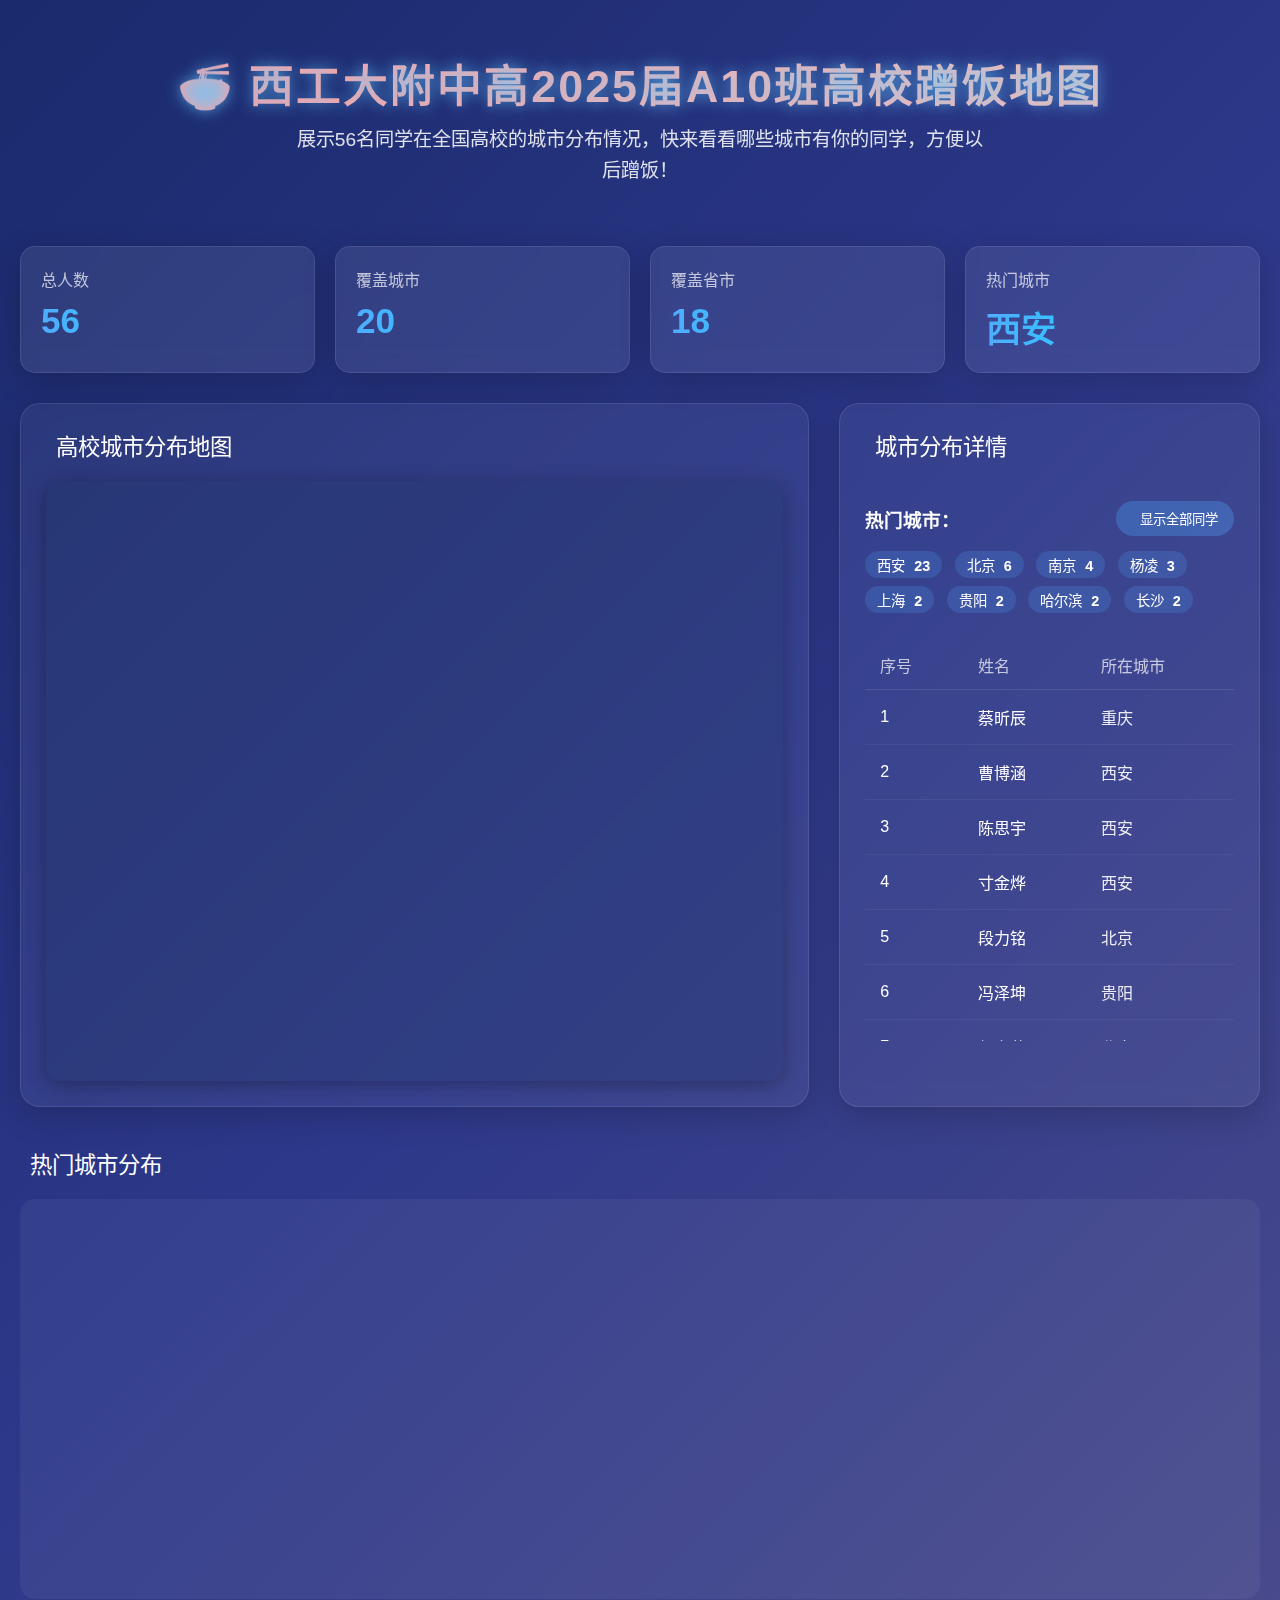
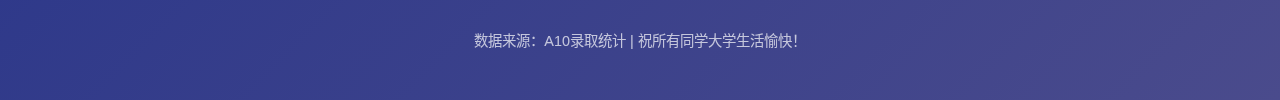
<file: cft/index.html>
<!DOCTYPE html>
<html lang="zh-CN">
<head>
    <meta charset="UTF-8">
    <meta name="viewport" content="width=device-width, initial-scale=1.0">
    <title>A10班高校蹭饭地图</title>
    <script src="https://mywebsitefiles.oss-cn-chengdu.aliyuncs.com/cft/echarts.min.js?Expires=1752940573&OSSAccessKeyId=TMP.3KpG2qWLU3TsmsEDbK3tdvQqv82sWnKMT3KcFHcdZojDkmYN4Q2oZqvoskMTzsr8ezLT6wxHvCpaRAdvvT8tCkzWakNkFk&Signature=gv2jd5J2r4lklUeKSh3eOM1N9G4%3D"></script>
    <script src="https://mywebsitefiles.oss-cn-chengdu.aliyuncs.com/cft/china.js?Expires=1752940506&OSSAccessKeyId=TMP.3KpG2qWLU3TsmsEDbK3tdvQqv82sWnKMT3KcFHcdZojDkmYN4Q2oZqvoskMTzsr8ezLT6wxHvCpaRAdvvT8tCkzWakNkFk&Signature=7VrgsCkXslCSTjKLzhloKZbwHn0%3D"></script>
    <link rel="icon" href="https://mywebsitefiles.oss-cn-chengdu.aliyuncs.com/cft/favicon.ico?Expires=1752940591&OSSAccessKeyId=TMP.3KpG2qWLU3TsmsEDbK3tdvQqv82sWnKMT3KcFHcdZojDkmYN4Q2oZqvoskMTzsr8ezLT6wxHvCpaRAdvvT8tCkzWakNkFk&Signature=YnZsX8WlODgu46OZG3cQiYmTOHw%3D">
    <link rel="stylesheet" href="https://mywebsitefiles.oss-cn-chengdu.aliyuncs.com/cft/font-awesome.min.css?Expires=1752940602&OSSAccessKeyId=TMP.3KpG2qWLU3TsmsEDbK3tdvQqv82sWnKMT3KcFHcdZojDkmYN4Q2oZqvoskMTzsr8ezLT6wxHvCpaRAdvvT8tCkzWakNkFk&Signature=ksCZ5edTyhOWTEo3I2aXlfR%2B8f8%3D">
    <style>
        * {
            margin: 0;
            padding: 0;
            box-sizing: border-box;
            font-family: 'Microsoft YaHei', 'PingFang SC', sans-serif;
        }
        
        body {
            background: linear-gradient(135deg, #1a2a6c, #2d388a, #4a4b8c);
            color: #fff;
            min-height: 100vh;
            overflow-x: hidden;
            padding: 20px;
        }
        
        .container {
            max-width: 1400px;
            margin: 0 auto;
        }
        
        header {
            text-align: center;
            padding: 30px 0;
            margin-bottom: 30px;
            position: relative;
        }
        
        h1 {
            font-size: 2.8rem;
            letter-spacing: 2px;
            margin-bottom: 10px;
            text-shadow: 0 0 15px rgba(100, 200, 255, 0.7);
            background: linear-gradient(90deg, #ff9a9e, #fad0c4, #fbc2eb, #a6c1ee);
            -webkit-background-clip: text;
            -webkit-text-fill-color: transparent;
            animation: gradientShift 8s ease infinite;
            background-size: 400% 400%;
        }
        
        .subtitle {
            font-size: 1.2rem;
            opacity: 0.85;
            max-width: 700px;
            margin: 0 auto;
            line-height: 1.6;
        }
        
        .stats-container {
            display: flex;
            justify-content: space-between;
            flex-wrap: wrap;
            gap: 20px;
            margin-bottom: 30px;
        }
        
        .stat-card {
            background: rgba(255, 255, 255, 0.08);
            border-radius: 15px;
            padding: 20px;
            flex: 1;
            min-width: 200px;
            backdrop-filter: blur(10px);
            border: 1px solid rgba(255, 255, 255, 0.1);
            transition: transform 0.3s ease, box-shadow 0.3s ease;
            box-shadow: 0 8px 32px rgba(0, 0, 0, 0.2);
        }
        
        .stat-card:hover {
            transform: translateY(-5px);
            box-shadow: 0 12px 40px rgba(0, 0, 0, 0.3);
            background: rgba(255, 255, 255, 0.12);
        }
        
        .stat-title {
            font-size: 1rem;
            opacity: 0.7;
            margin-bottom: 10px;
        }
        
        .stat-value {
            font-size: 2.2rem;
            font-weight: bold;
            background: linear-gradient(90deg, #4facfe, #00f2fe);
            -webkit-background-clip: text;
            -webkit-text-fill-color: transparent;
        }
        
        .chart-container {
            display: flex;
            gap: 30px;
            flex-wrap: wrap;
            margin-bottom: 40px;
        }
        
        .map-section {
            flex: 2;
            min-width: 300px;
            background: rgba(255, 255, 255, 0.05);
            border-radius: 20px;
            padding: 25px;
            box-shadow: 0 8px 32px rgba(0, 0, 0, 0.2);
            border: 1px solid rgba(255, 255, 255, 0.1);
            backdrop-filter: blur(10px);
        }
        
        .chart-title {
            font-size: 1.4rem;
            margin-bottom: 20px;
            display: flex;
            align-items: center;
            gap: 10px;
        }
        
        .chart-title i {
            color: #4facfe;
        }
        
        .city-list {
            flex: 1;
            min-width: 300px;
            background: rgba(255, 255, 255, 0.05);
            border-radius: 20px;
            padding: 25px;
            box-shadow: 0 8px 32px rgba(0, 0, 0, 0.2);
            border: 1px solid rgba(255, 255, 255, 0.1);
            backdrop-filter: blur(10px);
        }
        
        .list-header {
            display: flex;
            justify-content: space-between;
            align-items: center;
            margin-bottom: 20px;
        }
        
        .city-tags-header {
            display: flex;
            justify-content: space-between;
            align-items: center;
            margin-bottom: 15px;
        }
        
        .show-all-btn {
            background: rgba(79, 172, 254, 0.3);
            border: none;
            color: white;
            padding: 8px 16px;
            border-radius: 20px;
            cursor: pointer;
            transition: all 0.3s ease;
            display: flex;
            align-items: center;
            gap: 8px;
        }
        
        .show-all-btn:hover {
            background: rgba(255, 215, 0, 0.4);
            transform: scale(1.05);
        }
        
        .city-table {
            width: 100%;
            border-collapse: collapse;
        }
        
        .city-table th {
            text-align: left;
            padding: 12px 15px;
            font-weight: 500;
            opacity: 0.7;
            border-bottom: 1px solid rgba(255, 255, 255, 0.1);
        }
        
        .city-table td {
            padding: 15px;
            border-bottom: 1px solid rgba(255, 255, 255, 0.05);
        }
        
        .city-table tr:hover td {
            background: rgba(255, 255, 255, 0.08);
            cursor: pointer;
        }
        
        .student-name {
            font-weight: 500;
        }
        
        .city-name {
            opacity: 0.9;
        }
        
        .count-badge {
            display: inline-block;
            min-width: 24px;
            height: 24px;
            background: linear-gradient(135deg, #4facfe, #00f2fe);
            border-radius: 12px;
            text-align: center;
            line-height: 24px;
            font-size: 0.8rem;
            font-weight: bold;
            margin-left: 5px;
        }
        
        footer {
            text-align: center;
            padding: 30px 0;
            opacity: 0.7;
            font-size: 0.9rem;
        }
        
        .highlight {
            background: rgba(255, 215, 0, 0.2);
            border-radius: 4px;
            padding: 2px 4px;
        }
        
        @keyframes gradientShift {
            0% { background-position: 0% 50%; }
            50% { background-position: 100% 50%; }
            100% { background-position: 0% 50%; }
        }
        
        @keyframes float {
            0% { transform: translateY(0px); }
            50% { transform: translateY(-10px); }
            100% { transform: translateY(0px); }
        }
        
        .floating {
            animation: float 6s ease-in-out infinite;
        }
        
        .city-tag {
            display: inline-block;
            padding: 3px 12px;
            background: rgba(79, 172, 254, 0.2);
            border-radius: 20px;
            font-size: 0.9rem;
            margin-right: 8px;
            margin-bottom: 8px;
            transition: all 0.3s ease;
        }
        
        .city-tag:hover {
            transform: scale(1.05);
            background: rgba(255, 215, 0, 0.3);
            cursor: pointer;
        }
        
        .city-tag .count {
            font-weight: bold;
            margin-left: 5px;
        }
        
        .no-data {
            color: rgba(255, 255, 255, 0.5);
            font-style: italic;
        }

        .table-container {
            max-height: 400px; /* 调整为与地图高度匹配 */
            overflow-y: auto;
            border-radius: 8px;
            margin-top: 10px;
            scrollbar-width: thin;
            scrollbar-color: rgba(79, 172, 254, 0.5) rgba(255, 255, 255, 0.1);
        }

        /* 自定义滚动条样式 */
        .table-container::-webkit-scrollbar {
            width: 8px;
        }

        .table-container::-webkit-scrollbar-track {
            background: rgba(255, 255, 255, 0.05);
            border-radius: 4px;
        }

        .table-container::-webkit-scrollbar-thumb {
            background: rgba(79, 172, 254, 0.5);
            border-radius: 4px;
        }

        .table-container::-webkit-scrollbar-thumb:hover {
            background: rgba(79, 172, 254, 0.8);
        }
        
        @media (max-width: 768px) {
            .chart-container {
                flex-direction: column;
            }
            
            .stats-container {
                flex-direction: column;
            }
            
            h1 {
                font-size: 2.2rem;
            }
            
            .city-tags-header {
                flex-direction: column;
                align-items: flex-start;
                gap: 10px;
            }
        }

        /* 添加在现有CSS中 */
        #map {
            height: 600px;
            width: 100%;
            border-radius: 15px;
            overflow: hidden;
            background: rgba(30, 50, 100, 0.3); /* 添加背景色增强地图可见性 */
            box-shadow: 0 4px 20px rgba(0, 0, 0, 0.3);
            padding-left: 30px;
            padding-bottom: 30px;
            box-sizing: border-box;
        }
    </style>
</head>
<body>
    <div class="container">
        <header>
            <h1 class="floating">🍜 西工大附中高2025届A10班高校蹭饭地图</h1>
            <p class="subtitle">展示56名同学在全国高校的城市分布情况，快来看看哪些城市有你的同学，方便以后蹭饭！</p>
        </header>
        
        <div class="stats-container">
            <div class="stat-card">
                <div class="stat-title">总人数</div>
                <div class="stat-value">56</div>
            </div>
            <div class="stat-card">
                <div class="stat-title">覆盖城市</div>
                <div class="stat-value">20</div>
            </div>
            <div class="stat-card">
                <div class="stat-title">覆盖省市</div>
                <div class="stat-value">18</div>
            </div>
            <div class="stat-card">
                <div class="stat-title">热门城市</div>
                <div class="stat-value">西安</div>
            </div>
        </div>
        
        <div class="chart-container">
            <div class="map-section">
                <div class="chart-title">
                    <i class="fa fa-map-marked-alt"></i>
                    <span>高校城市分布地图</span>
                </div>
                <div id="map"></div>
            </div>
            
            <div class="city-list">
                <div class="list-header">
                    <div class="chart-title">
                        <i class="fa fa-city"></i>
                        <span>城市分布详情</span>
                    </div>
                </div>
                
                <div class="city-tags-header">
                    <h3>热门城市：</h3>
                    <button class="show-all-btn" id="showAllBtn">
                        <i class="fa fa-users"></i> 显示全部同学
                    </button>
                </div>

                <div class="city-tags" style="margin-bottom: 20px;">
                    <div class="city-tag" data-city="西安">西安 <span class="count">23</span></div>
                    <div class="city-tag" data-city="北京">北京 <span class="count">6</span></div>
                    <div class="city-tag" data-city="南京">南京 <span class="count">4</span></div>
                    <div class="city-tag" data-city="杨凌">杨凌 <span class="count">3</span></div>
                    <div class="city-tag" data-city="上海">上海 <span class="count">2</span></div>
                    <div class="city-tag" data-city="贵阳">贵阳 <span class="count">2</span></div>
                    <div class="city-tag" data-city="哈尔滨">哈尔滨 <span class="count">2</span></div>
                    <div class="city-tag" data-city="长沙">长沙 <span class="count">2</span></div>
                </div>
                <!-- 替换原有表格结构 -->
                <div class="table-container">
                    <table class="city-table">
                        <thead>
                        <tr>
                            <th>序号</th>
                            <th>姓名</th>
                            <th>所在城市</th>
                        </tr>
                        </thead>
                        <tbody id="cityTableBody">
                        <!-- 数据将通过JS填充 -->
                        </tbody>
                    </table>
                </div>
            </div>
        </div>
        
        <div class="popular-cities">
            <div class="chart-title">
                <i class="fa fa-chart-bar"></i>
                <span>热门城市分布</span>
            </div>
            <div id="barChart" style="height: 400px; width: 100%; border-radius: 15px; background: rgba(255,255,255,0.05); padding: 20px;"></div>
        </div>
        
        <footer>
            <p>数据来源：A10录取统计 | 祝所有同学大学生活愉快！</p>
        </footer>
    </div>

    <script>
        // 学生数据（包含所有56名学生）
        const studentData = [
            { id: 1, name: "蔡昕辰", city: "重庆", province: "重庆" },
            { id: 2, name: "曹博涵", city: "西安", province: "陕西" },
            { id: 3, name: "陈思宇", city: "西安", province: "陕西" },
            { id: 4, name: "寸金烨", city: "西安", province: "陕西" },
            { id: 5, name: "段力铭", city: "北京", province: "北京" },
            { id: 6, name: "冯泽坤", city: "贵阳", province: "贵州" },
            { id: 7, name: "郭家荣", city: "北京", province: "北京" },
            { id: 8, name: "郭轩齐", city: "暂无数据", province: "暂无数据" },
            { id: 9, name: "郭以歌", city: "北京", province: "北京" },
            { id: 10, name: "贾若择", city: "西安", province: "陕西" },
            { id: 11, name: "蒋轶轩", city: "西安", province: "陕西" },
            { id: 12, name: "康佳瑞", city: "西安", province: "陕西" },
            { id: 13, name: "李翰阳", city: "暂无数据", province: "暂无数据" },
            { id: 14, name: "李恒旭", city: "杨凌", province: "陕西" },
            { id: 15, name: "李斯楠", city: "贵阳", province: "贵州" },
            { id: 16, name: "李一娴", city: "哈尔滨", province: "黑龙江" },
            { id: 17, name: "李奕辰", city: "西安", province: "陕西" },
            { id: 18, name: "李玥璁", city: "天津", province: "天津" },
            { id: 19, name: "李玥晓", city: "西安", province: "陕西" },
            { id: 20, name: "李子桐", city: "西安", province: "陕西" },
            { id: 21, name: "林辰泽", city: "西安", province: "陕西" },
            { id: 22, name: "刘佳琦", city: "哈尔滨", province: "黑龙江" },
            { id: 23, name: "刘晰月", city: "上海", province: "上海" },
            { id: 24, name: "刘熙源", city: "长沙", province: "湖南" },
            { id: 25, name: "刘星宇", city: "郑州", province: "河南" },
            { id: 26, name: "刘弈宏", city: "西安", province: "陕西" },
            { id: 27, name: "潘子杨", city: "南京", province: "江苏" },
            { id: 28, name: "秦士鹏", city: "西安", province: "陕西" },
            { id: 29, name: "屈之彧", city: "暂无数据", province: "暂无数据" },
            { id: 30, name: "权晨阳", city: "太原", province: "山西" },
            { id: 31, name: "盛朝阳", city: "深圳", province: "广东" },
            { id: 32, name: "史海洋", city: "西安", province: "陕西" },
            { id: 33, name: "史康男", city: "长沙", province: "湖南" },
            { id: 34, name: "史雅昕", city: "西安", province: "陕西" },
            { id: 35, name: "陶奕丞", city: "杨凌", province: "陕西" },
            { id: 36, name: "王晨昊", city: "西安", province: "陕西" },
            { id: 37, name: "王晨宇", city: "西安", province: "陕西" },
            { id: 38, name: "王晰语", city: "成都", province: "四川" },
            { id: 39, name: "王奕博", city: "保定", province: "河北" },
            { id: 40, name: "吴莺莺", city: "西安", province: "陕西" },
            { id: 41, name: "校昀泽", city: "南宁", province: "广西" },
            { id: 42, name: "熊帝翰", city: "西安", province: "陕西" },
            { id: 43, name: "徐培垚", city: "南京", province: "江苏" },
            { id: 44, name: "闫怡凡", city: "北京", province: "北京" },
            { id: 45, name: "杨子锐", city: "暂无数据", province: "暂无数据" },
            { id: 46, name: "耶昱昊", city: "北京", province: "北京" },
            { id: 47, name: "张皓洋", city: "西安", province: "陕西" },
            { id: 48, name: "张恒嘉", city: "北京", province: "北京" },
            { id: 49, name: "张江岳", city: "西安", province: "陕西" },
            { id: 50, name: "张锦钰", city: "上海", province: "上海" },
            { id: 51, name: "张敬轩", city: "西安", province: "陕西" },
            { id: 52, name: "张乐之", city: "西安", province: "陕西" },
            { id: 53, name: "张熠睿", city: "南京", province: "江苏" },
            { id: 54, name: "赵浩成", city: "杨凌", province: "陕西" },
            { id: 55, name: "赵婧涵", city: "南京", province: "江苏" },
            { id: 56, name: "周瑞甫", city: "西安", province: "陕西" }
        ];
        
        // 1. 渲染表格
        function renderTable(data) {
            const tbody = document.getElementById('cityTableBody');
            tbody.innerHTML = '';
            
            data.forEach(student => {
                const row = document.createElement('tr');
                const cityDisplay = student.city === "暂无数据" ? 
                    `<span class="no-data">暂无数据</span>` : 
                    student.city;
                
                row.innerHTML = `
                    <td>${student.id}</td>
                    <td class="student-name">${student.name}</td>
                    <td class="city-name">${cityDisplay}</td>
                `;
                row.addEventListener('click', () => {
                    highlightCity(student.city);
                });
                tbody.appendChild(row);
            });
        }
        
        // 2. 初始化地图 - 修复地图显示问题
        function initMap() {
            const chartDom = document.getElementById('map');
            const myChart = echarts.init(chartDom);

            // 统计每个省份的学生数量（排除"暂无数据"）
            const provinceCount = {};
            studentData.forEach(student => {
                if (student.province && student.province !== "暂无数据") {
                    provinceCount[student.province] = (provinceCount[student.province] || 0) + 1;
                }
            });

            // 转换为地图数据格式
            const mapData = Object.keys(provinceCount).map(province => {
                return {
                    name: province,
                    value: provinceCount[province]
                };
            });

            // 找出最大值用于视觉映射
            const maxValue = Math.max(...Object.values(provinceCount));

            // 配置项 - 改为区域着色图并锁定地图
            const option = {
                tooltip: {
                    trigger: 'item',
                    formatter: function(params) {
                        return `<strong>${params.name}</strong><br/>同学人数: ${params.value || 0}`;
                    }
                },
                visualMap: {
                    show: true,
                    min: 0,
                    max: maxValue,
                    calculable: false,
                    inRange: {
                        color: ['#fff0dc', '#ff8b00', '#ff8b00', '#ff8b00', '#ff8b00']
                    },
                },
                geo: {
                    map: 'china',
                    roam: false, // 禁止拖动和缩放
                    label: {
                        show: false,
                    },
                    itemStyle: {
                        normal: {
                            areaColor: '#fff0dc',
                            borderColor: '#2a3879',
                            borderWidth: 0.3
                        },
                        emphasis: {
                            areaColor: '#ecff00',
                            borderWidth: 0.5
                        }
                    },
                    emphasis: {
                        label: {
                            show: false,
                        },
                        itemStyle: {
                            areaColor: '#ecff00'
                        }
                    },
                    select: {
                        label: {
                            show: false,
                        },
                        itemStyle: {
                            areaColor: '#fff0dc'
                        }
                    }
                },
                series: [{
                    name: '同学人数',
                    type: 'map',
                    mapType: 'china',
                    geoIndex: 0,
                    data: mapData,
                    showLegendSymbol: true,
                    emphasis: {
                        label: {
                            show: false
                        }
                    }
                }]
            };

            myChart.setOption(option);

            // 响应式调整
            window.addEventListener('resize', function() {
                myChart.resize();
            });

            return myChart;
        }
        
        // 3. 初始化柱状图 - 确保降序排列
        function initBarChart() {
            const chartDom = document.getElementById('barChart');
            const myChart = echarts.init(chartDom);
            
            // 统计各城市录取人数（排除"暂无数据"）
            const cityCount = {};
            studentData.forEach(student => {
                if (student.city && student.city !== "暂无数据") {
                    cityCount[student.city] = (cityCount[student.city] || 0) + 1;
                }
            });
            
            // 按录取人数排序并取前10（降序）
            const sortedCities = Object.entries(cityCount)
                .sort((a, b) => b[1] - a[1]);
            
            const cityNames = sortedCities.map(item => item[0]);
            const cityCounts = sortedCities.map(item => item[1]);
            
            const option = {
                tooltip: {
                    trigger: 'axis',
                    formatter: '{b}: {c}位同学',
                    axisPointer: {
                        type: 'shadow'
                    }
                },
                grid: {
                    left: '3%',
                    right: '4%',
                    bottom: '3%',
                    containLabel: true
                },
                xAxis: {
                    type: 'value',
                    axisLine: {
                        lineStyle: {
                            color: '#fff'
                        }
                    },
                    axisLabel: {
                        color: 'rgba(255, 255, 255, 0.7)'
                    },
                    name: '人数',
                    nameTextStyle: {
                        color: 'rgba(255, 255, 255, 0.7)'
                    }
                },
                yAxis: {
                    type: 'category',
                    data: cityNames,
                    axisLine: {
                        lineStyle: {
                            color: '#fff'
                        }
                    },
                    axisLabel: {
                        color: 'rgba(255, 255, 255, 0.7)'
                    },
                    // 确保从多到少排列（降序）
                    inverse: true
                },
                series: [{
                    name: '同学人数',
                    type: 'bar',
                    data: cityCounts,
                    itemStyle: {
                        color: new echarts.graphic.LinearGradient(0, 0, 1, 0, [
                            { offset: 0, color: '#83bff6' },
                            { offset: 0.5, color: '#188df0' },
                            { offset: 1, color: '#188df0' }
                        ])
                    },
                    emphasis: {
                        itemStyle: {
                            color: new echarts.graphic.LinearGradient(0, 0, 1, 0, [
                                { offset: 0, color: '#ff9a9e' },
                                { offset: 0.5, color: '#fad0c4' },
                                { offset: 1, color: '#fbc2eb' }
                            ])
                        }
                    },
                    label: {
                        show: true,
                        position: 'right',
                        color: '#fff',
                        formatter: '{c}人'
                    }
                }]
            };
            
            myChart.setOption(option);
            
            // 响应式调整
            window.addEventListener('resize', function() {
                myChart.resize();
            });
        }
        
        // 4. 高亮显示城市
        function highlightCity(cityName) {
            if (cityName === "暂无数据") return;
            
            const rows = document.querySelectorAll('#cityTableBody tr');
            rows.forEach(row => {
                const cityCell = row.querySelector('.city-name');
                if (cityCell && cityCell.textContent === cityName) {
                    row.style.backgroundColor = 'rgba(255, 215, 0, 0.15)';
                    setTimeout(() => {
                        row.style.backgroundColor = '';
                    }, 2000);
                }
            });
        }
        
        // 5. 设置城市标签点击事件
        function setupCityTags() {
            const tags = document.querySelectorAll('.city-tag');
            tags.forEach(tag => {
                tag.addEventListener('click', function() {
                    const city = this.getAttribute('data-city');
                    const filteredData = studentData.filter(student => student.city === city);
                    renderTable(filteredData);
                });
            });
        }
        
        // 6. 设置"显示全部"按钮
        function setupShowAllButton() {
            const showAllBtn = document.getElementById('showAllBtn');
            showAllBtn.addEventListener('click', function() {
                renderTable(studentData);
            });
        }
        
        // 初始化页面
        document.addEventListener('DOMContentLoaded', function() {
            renderTable(studentData);
            initMap();
            initBarChart();
            setupCityTags();
            setupShowAllButton();
        });
    </script>
</body>
</html>
</file>
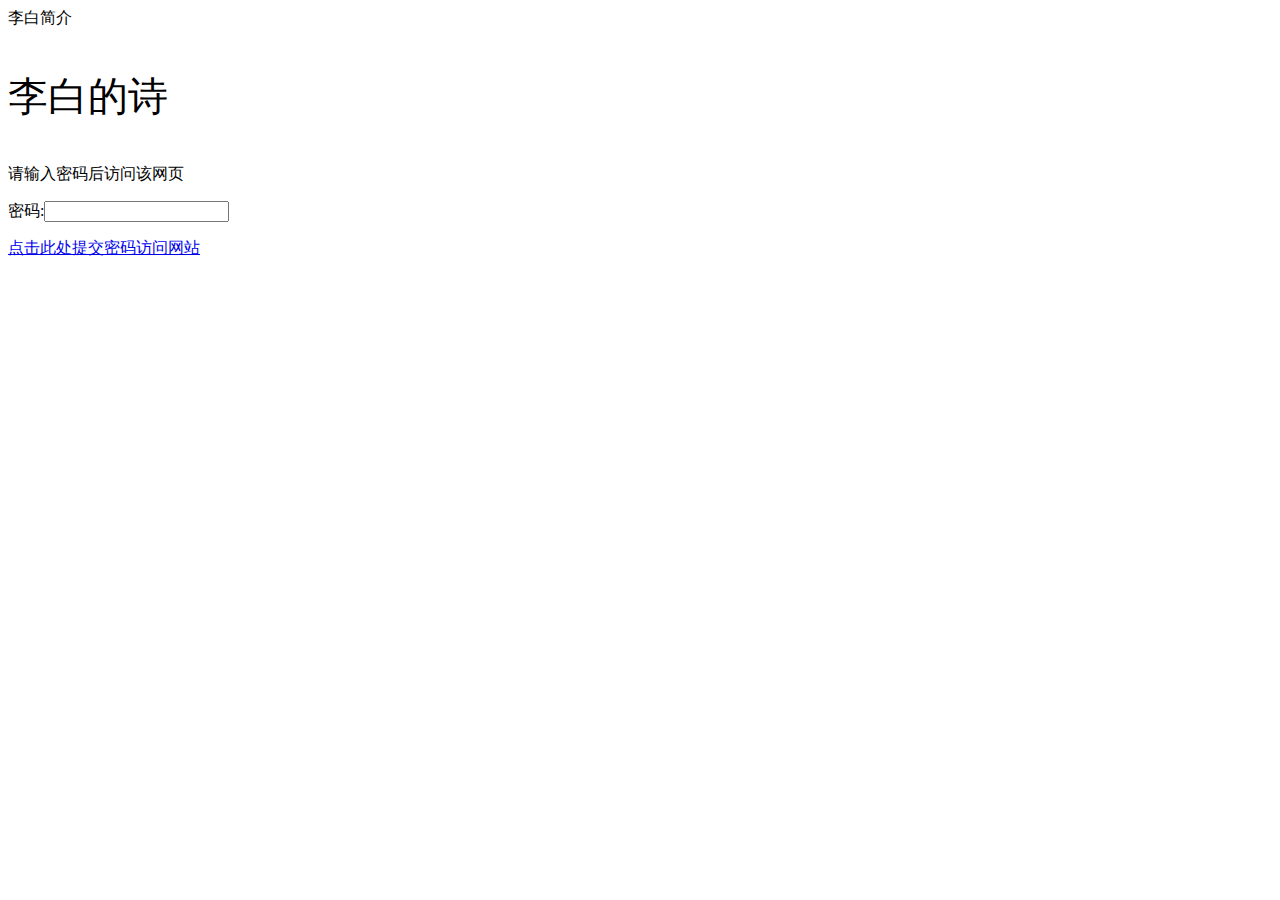
<file: Na/index.html>
<html>
      <head>
      <title>密码</title>
     
      <body>
      
     
      李白简介</a>
                <script>
		       function checkPassword(){
			var password = document.getElementById("passwordBox");
			var passwordEntered = password.value;
			if(passwordEntered == "060912"){
			 	return true;
			}
			alert("密码错误，拒绝访问");
			return false;
			}
		</script>
      </head>
             <p style="font-size:30pt;">李白的诗</p>
             <p>请输入密码后访问该网页</p>
             <p>密码:<input id="passwordBox"type="password"/></p>
             <a href="hlx.html"onclick="return checkPassword();">点击此处提交密码访问网站</a>
      </body>
      </html>
</file>
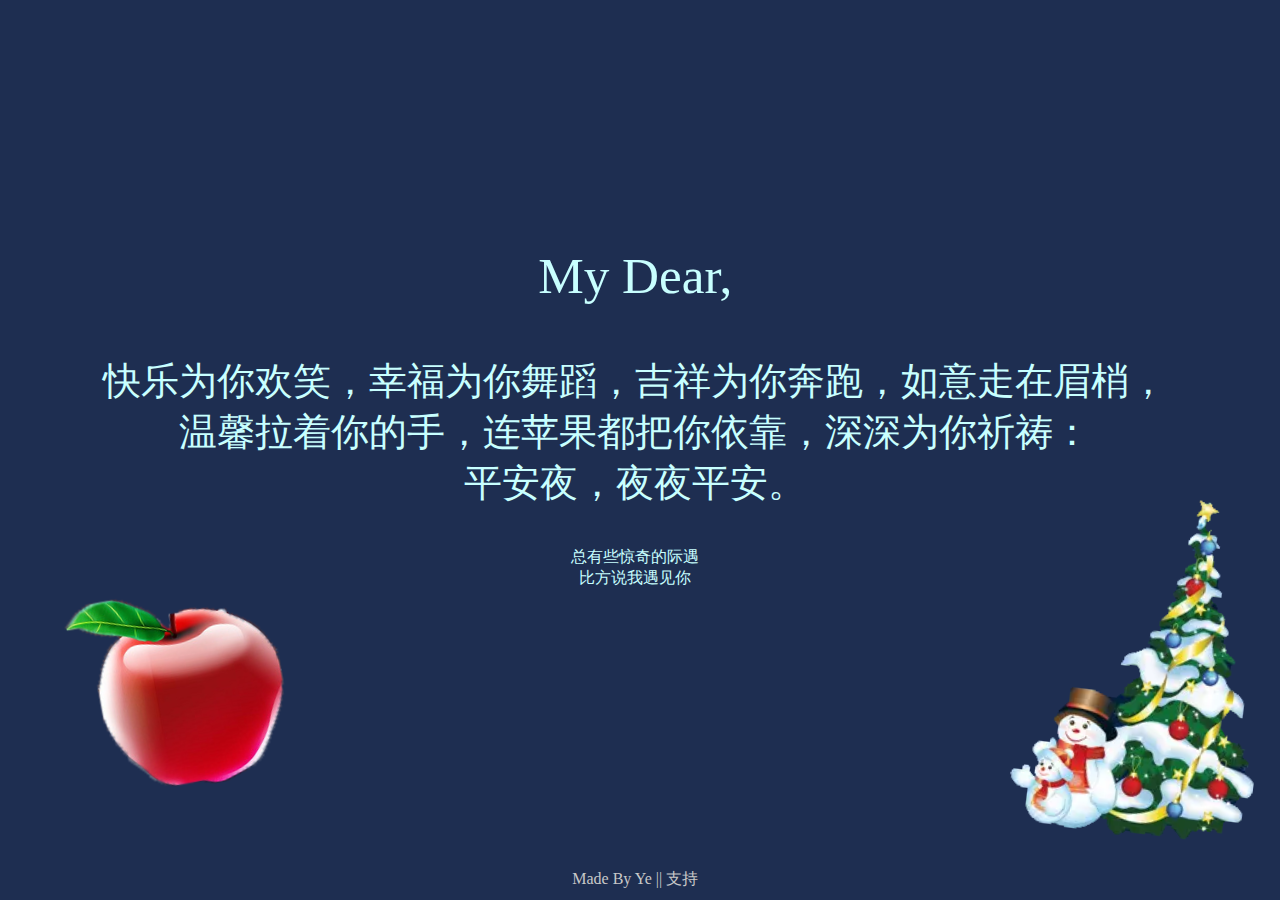
<file: ChristmasEve.html>
<!DOCTYPE html>
<html>
	<head>
		<meta charset="utf-8">
		<title>Merry Christmas Eve</title>
		<style type="text/css">
			body {
				background-color: rgb(30, 46, 81);
			}

			a {
				color: rgb(200, 200, 200);
				text-decoration: none;
			}

			div {
				text-align: center;
				position: absolute;
			}

			p {
				text-align: center;
				color: rgb(200, 255, 255);
			}

			#sign {
				text-align: center;
				width: 98%;
				bottom: 10px;
			}
			
			#word {
				width: 98%;
			}
			
			#applediv {
				transform: rotate(-10deg); 
			}
			
			#treediv {
				transform: rotate(7deg); 
			}
		</style>
		<script>
			window.onload = function() {
				var apple = document.getElementById('apple');
				var tree = document.getElementById('tree');
				var applediv = document.getElementById('applediv');
				var treediv = document.getElementById('treediv');
				var name = document.getElementById('name');
				var big = document.getElementById('big');
				var small = document.getElementById('small');
				var word = document.getElementById('word');
				var winW = window.innerWidth;
				var winH = window.innerHeight;

				name.style.fontSize = winW * 4 / 100 + "px";
				big.style.fontSize = winW * 3 / 100 + "px";
				small.style.fontSize = winW / 80 + "px";
				word.style.top = (winH - word.offsetHeight) / 2 - 50 + "px";
				
				var min = winH;
				if (winH > winW) {
					min = winW;
				}
				apple.style.width = min * 23 / 100 + "px";
				apple.style.width = min * 23 / 100 + "px";
				tree.style.width = min * 22 / 100 + "px";
				tree.style.width = min * 27 / 100 + "px";
				applediv.style.left = winW * 6 / 100 + "px";
				applediv.style.top = winH * 65 / 100 + "px";
				treediv.style.left = winW * 80 / 100 + "px";
				treediv.style.top = winH * 55 / 100 + "px";
			}
		</script>
	</head>
	<body>
		<div id="applediv">
			<img id="apple" src="[data-uri]" />
		</div>
		<div id = treediv>
			<img id="tree" src="[data-uri]" />
		</div>
		<div id="word">
			<p id="name">
				My Dear,
			</p>
			<p id="big">
				快乐为你欢笑，幸福为你舞蹈，吉祥为你奔跑，如意走在眉梢，<br/>温馨拉着你的手，连苹果都把你依靠，深深为你祈祷：<br/>平安夜，夜夜平安。
			</p>
			<p id="small">
				总有些惊奇的际遇<br />比方说我遇见你
			</p>
		</div>
		<div id="sign">
			<a href="mailto:mail@henryye.cn">Made By Ye |</a><a href="support.png">| 支持</a>
		</div>
	</body>
</html>
</file>
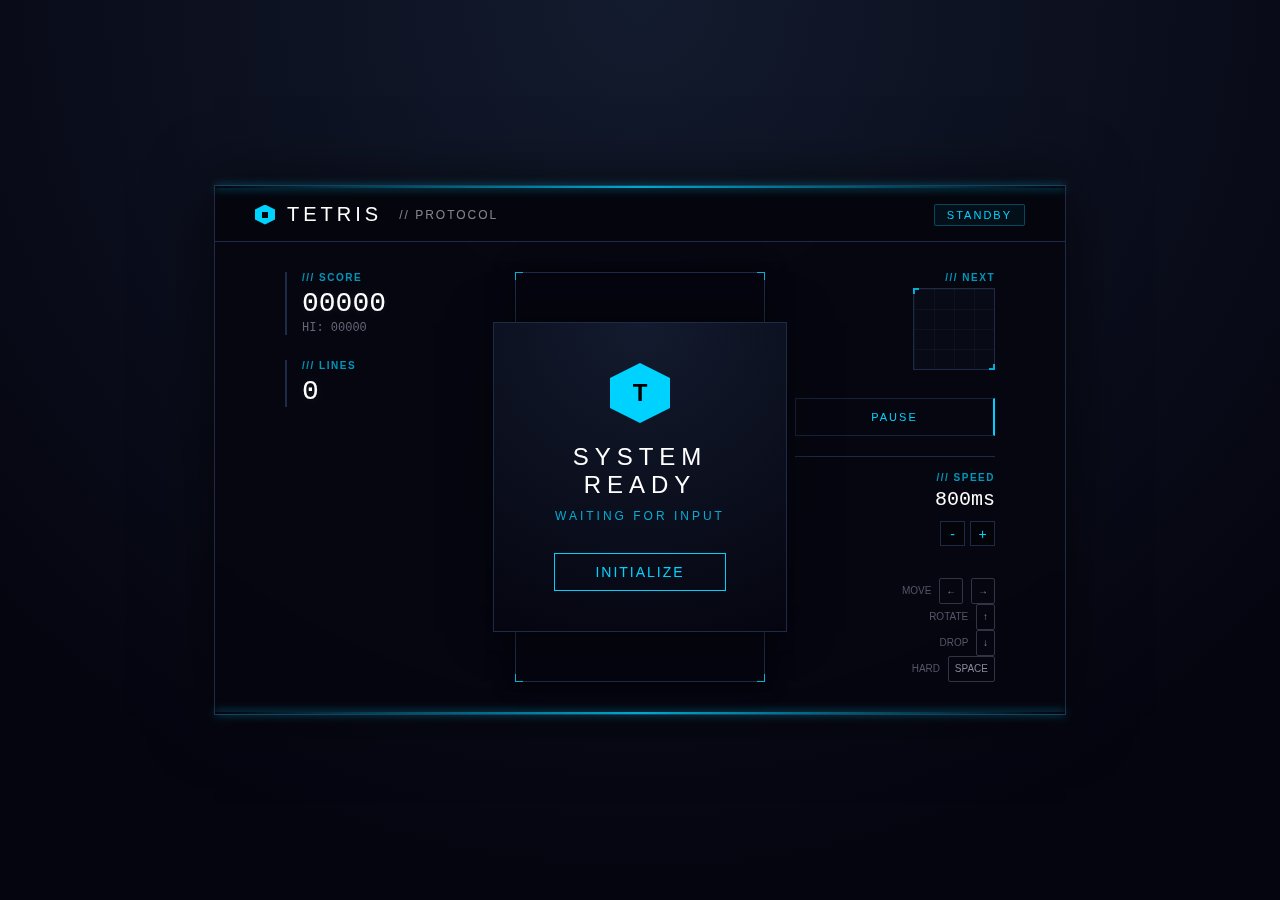
<file: elsfk.html>
<!DOCTYPE html>
<html lang="zh-CN">
<head>
    <meta charset="utf-8">
    <meta name="viewport" content="width=device-width, initial-scale=1.0">
    <title>TETRIS // SYSTEM PROTOCOL v3.0</title>
    <style>
        /* --- 核心基础 --- */
        body {
            margin: 0;
            padding: 0;
            background-color: #050510;
            background-image: radial-gradient(circle at 50% 0%, #131b2e 0%, #050510 80%);
            font-family: 'Segoe UI', Roboto, Helvetica, Arial, sans-serif;
            color: #b0b0d0;
            height: 100vh;
            display: flex;
            justify-content: center;
            align-items: center;
            overflow: hidden;
            user-select: none;
        }

        /* 主容器 */
        #game-container {
            width: 850px;
            max-width: 95vw;
            border: 1px solid #1f2a48;
            background: rgba(5, 5, 16, 0.9);
            position: relative;
            box-shadow: 0 0 60px rgba(0, 0, 0, 0.6);
            display: flex;
            flex-direction: column;
            backdrop-filter: blur(10px);
            transition: border-color 0.5s;
        }

        /* 装饰线 */
        .deco-line {
            height: 2px;
            width: 100%;
            background: linear-gradient(90deg, transparent, #00d2ff, transparent);
            box-shadow: 0 0 8px #00d2ff;
            opacity: 0.8;
        }

        /* 头部 */
        header {
            padding: 15px 40px;
            display: flex;
            justify-content: space-between;
            align-items: center;
            border-bottom: 1px solid #1f2a48;
            background: rgba(0,0,0,0.2);
        }

        h1 {
            color: #fff;
            margin: 0;
            font-weight: 300;
            letter-spacing: 4px;
            font-size: 20px;
            display: flex;
            align-items: center;
            gap: 12px;
        }

        .status-badge {
            color: #00d2ff;
            font-size: 11px;
            text-transform: uppercase;
            border: 1px solid rgba(0, 210, 255, 0.3);
            padding: 4px 12px;
            letter-spacing: 2px;
            background: rgba(0, 210, 255, 0.05);
            border-radius: 2px;
        }

        /* 主内容布局 */
        .main-content {
            display: flex;
            padding: 30px;
            gap: 30px;
            justify-content: center;
        }

        /* 侧边栏 */
        .sidebar {
            width: 200px;
            display: flex;
            flex-direction: column;
        }

        .data-panel {
            border-left: 2px solid #1f2a48;
            padding-left: 15px;
            margin-bottom: 25px;
            transition: all 0.3s;
        }
        .data-panel:hover {
            border-left-color: #00d2ff;
            background: linear-gradient(90deg, rgba(0,210,255,0.02), transparent);
        }

        .panel-label {
            color: #00d2ff;
            font-size: 10px;
            font-weight: bold;
            margin-bottom: 5px;
            display: block;
            letter-spacing: 1.5px;
            opacity: 0.7;
        }

        .score-box {
            font-size: 28px;
            color: #fff;
            font-weight: 300;
            font-family: 'Courier New', monospace;
            text-shadow: 0 0 10px rgba(255,255,255,0.1);
        }

        .sub-info {
            font-size: 12px;
            color: #667;
            margin-top: 2px;
            font-family: 'Courier New', monospace;
        }

        /* 画布区域 */
        .canvas-wrapper {
            position: relative;
            border: 1px solid #1f2a48;
            padding: 4px;
            background: #000;
            box-shadow: 0 0 20px rgba(0,0,0,0.5);
        }

        /* 角落装饰 */
        .corner {
            position: absolute;
            width: 6px;
            height: 6px;
            border-color: #00d2ff;
            border-style: solid;
            transition: all 0.3s ease;
            z-index: 2;
            opacity: 0.8;
        }
        .tl { top: -1px; left: -1px; border-width: 2px 0 0 2px; }
        .tr { top: -1px; right: -1px; border-width: 2px 2px 0 0; }
        .bl { bottom: -1px; left: -1px; border-width: 0 0 2px 2px; }
        .br { bottom: -1px; right: -1px; border-width: 0 2px 2px 0; }

        canvas {
            display: block;
            background-color: #080a15;
            /* 细微的网格线背景 */
            background-image: 
                linear-gradient(rgba(255, 255, 255, 0.03) 1px, transparent 1px),
                linear-gradient(90deg, rgba(255, 255, 255, 0.03) 1px, transparent 1px);
            background-size: 20px 20px;
        }

        /* 右侧控件 */
        .controls-sidebar {
            width: 200px;
            text-align: right;
            display: flex;
            flex-direction: column;
        }

        .next-piece-container {
            width: 80px;
            height: 80px;
            border: 1px solid #1f2a48;
            margin-left: auto;
            margin-bottom: 20px;
            background: rgba(0, 0, 0, 0.4);
            display: flex;
            align-items: center;
            justify-content: center;
            position: relative;
        }

        /* 按钮样式 */
        .btn {
            background: transparent;
            color: #00d2ff;
            border: 1px solid rgba(31, 42, 72, 0.8);
            border-right: 2px solid #00d2ff;
            padding: 12px 0;
            width: 100%;
            font-size: 11px;
            cursor: pointer;
            transition: all 0.3s;
            letter-spacing: 2px;
            font-family: inherit;
            margin-top: 8px;
            text-transform: uppercase;
            text-align: center;
        }

        .btn:hover {
            background: rgba(0, 210, 255, 0.08);
            border-color: #00d2ff;
            box-shadow: 0 0 15px rgba(0, 210, 255, 0.15);
        }

        /* 速度控制 */
        .speed-control {
            margin: 20px 0;
            padding-top: 15px;
            border-top: 1px solid #1f2a48;
        }
        
        .speed-display {
            font-family: 'Courier New', monospace;
            font-size: 20px;
            color: #fff;
            margin: 5px 0 10px 0;
        }

        .speed-buttons {
            display: flex;
            gap: 5px;
            justify-content: flex-end;
        }

        .mini-btn {
            background: rgba(0,0,0,0.3);
            border: 1px solid #1f2a48;
            color: #00d2ff;
            width: 25px;
            height: 25px;
            cursor: pointer;
            font-size: 14px;
            display: flex;
            align-items: center;
            justify-content: center;
            transition: 0.2s;
        }
        .mini-btn:hover {
            border-color: #00d2ff;
            background: rgba(0, 210, 255, 0.1);
        }

        /* 遮罩层 (Start / Game Over) - 重构版 */
        #overlay {
            position: absolute;
            top: 0; left: 0; right: 0; bottom: 0;
            background: rgba(5, 5, 16, 0.96); /* 更深，不透明度更高 */
            display: flex;
            flex-direction: column;
            justify-content: center;
            align-items: center;
            z-index: 10;
            backdrop-filter: blur(5px);
            transition: opacity 0.3s;
        }

        /* 默认状态 - 蓝色优雅 */
        .overlay-content {
            text-align: center;
            border: 1px solid #1f2a48;
            padding: 40px 60px;
            background: radial-gradient(circle at top, #131b2e, #050510);
            box-shadow: 0 0 40px rgba(0,0,0,0.5);
            position: relative;
        }

        .overlay-icon {
            width: 60px;
            height: 60px;
            margin: 0 auto 20px;
            background: #00d2ff;
            clip-path: polygon(50% 0%, 100% 25%, 100% 75%, 50% 100%, 0% 75%, 0% 25%);
            display: flex;
            align-items: center;
            justify-content: center;
            box-shadow: 0 0 20px rgba(0, 210, 255, 0.4);
        }

        .overlay-title {
            font-size: 24px;
            color: #fff;
            font-weight: 300;
            letter-spacing: 6px;
            margin-bottom: 10px;
        }

        .overlay-subtitle {
            font-size: 12px;
            color: #00d2ff;
            text-transform: uppercase;
            letter-spacing: 3px;
            margin-bottom: 30px;
            opacity: 0.8;
        }

        .overlay-btn {
            background: transparent;
            color: #00d2ff;
            border: 1px solid #00d2ff;
            padding: 10px 40px;
            font-size: 14px;
            letter-spacing: 2px;
            cursor: pointer;
            transition: 0.3s;
            text-transform: uppercase;
        }
        .overlay-btn:hover {
            background: #00d2ff;
            color: #000;
            box-shadow: 0 0 20px rgba(0, 210, 255, 0.4);
        }

        /* 失败状态样式 (JS切换) */
        .state-failure .overlay-icon { background: #ff0055; box-shadow: 0 0 20px rgba(255, 0, 85, 0.4); }
        .state-failure .overlay-subtitle { color: #ff0055; }
        .state-failure .overlay-btn { border-color: #ff0055; color: #ff0055; }
        .state-failure .overlay-btn:hover { background: #ff0055; color: #fff; box-shadow: 0 0 20px rgba(255, 0, 85, 0.4); }

        /* 键位提示 */
        .key-guide {
            margin-top: auto;
            font-size: 10px;
            color: #556;
            line-height: 2;
        }
        .key {
            border: 1px solid #334;
            padding: 2px 6px;
            border-radius: 2px;
            color: #889;
            margin-left: 5px;
            display: inline-block;
        }

        @media (max-width: 800px) {
            #game-container { width: 100%; height: 100%; border: none; }
            .main-content { flex-direction: column; align-items: center; padding: 15px; }
            .sidebar, .controls-sidebar { width: 100%; text-align: center; flex-direction: row; justify-content: space-around; }
            .data-panel, .speed-control { border: none; margin: 0; }
            .key-guide { display: none; }
        }
    </style>
</head>
<body>

    <div id="game-container">
        
        <div class="deco-line"></div>

        <header>
            <h1>
                <!-- 小Logo -->
                <div style="width: 20px; height: 20px; background: #00d2ff; clip-path: polygon(50% 0%, 100% 25%, 100% 75%, 50% 100%, 0% 75%, 0% 25%); display: grid; place-items: center;">
                    <div style="width: 6px; height: 6px; background: #050510;"></div>
                </div>
                TETRIS <span style="font-size: 12px; opacity: 0.5; margin-left: 5px; letter-spacing: 2px;">// PROTOCOL</span>
            </h1>
            <div class="status-badge" id="system-status">STANDBY</div>
        </header>

        <div class="main-content">
            
            <div class="sidebar">
                <div class="data-panel">
                    <span class="panel-label">/// SCORE</span>
                    <div class="score-box" id="score">00000</div>
                    <div class="sub-info" id="high-score">HI: 00000</div>
                </div>
                <div class="data-panel">
                    <span class="panel-label">/// LINES</span>
                    <div class="score-box" id="lines">0</div>
                </div>
            </div>

            <div class="canvas-wrapper">
                <div class="corner tl"></div><div class="corner tr"></div>
                <div class="corner bl"></div><div class="corner br"></div>
                
                <canvas id="tetris" width="240" height="400"></canvas>

                <!-- 遮罩层：初始状态 -->
                <div id="overlay">
                    <div class="overlay-content" id="overlay-content">
                        <div class="overlay-icon">
                            <div style="font-size: 24px; color: #000; font-weight: bold;">T</div>
                        </div>
                        <div class="overlay-title" id="overlay-title">SYSTEM READY</div>
                        <div class="overlay-subtitle" id="overlay-msg">WAITING FOR INPUT</div>
                        <button class="overlay-btn" onclick="startGame()" id="overlay-btn">INITIALIZE</button>
                    </div>
                </div>
            </div>

            <div class="controls-sidebar">
                <span class="panel-label">/// NEXT</span>
                <div class="next-piece-container">
                    <div class="corner tl" style="width: 4px; height: 4px;"></div>
                    <div class="corner br" style="width: 4px; height: 4px;"></div>
                    <canvas id="next" width="80" height="80"></canvas>
                </div>

                <button class="btn" id="btn-pause" onclick="togglePause()">PAUSE</button>

                <div class="speed-control">
                    <span class="panel-label">/// SPEED</span>
                    <div class="speed-display" id="speed-val">800ms</div>
                    <div class="speed-buttons">
                        <button class="mini-btn" onclick="adjustSpeed(1)">-</button>
                        <button class="mini-btn" onclick="adjustSpeed(-1)">+</button>
                    </div>
                </div>

                <div class="key-guide">
                    <div>MOVE <span class="key">←</span> <span class="key">→</span></div>
                    <div>ROTATE <span class="key">↑</span></div>
                    <div>DROP <span class="key">↓</span></div>
                    <div>HARD <span class="key">SPACE</span></div>
                </div>
            </div>
        </div>

        <div class="deco-line" style="margin-top: auto;"></div>
    </div>

    <script>
        const canvas = document.getElementById('tetris');
        const context = canvas.getContext('2d');
        const nextCanvas = document.getElementById('next');
        const nextContext = nextCanvas.getContext('2d');

        context.scale(20, 20);
        nextContext.scale(20, 20);

        // 颜色配置 (保留霓虹质感)
        const colors = [
            null,
            '#ff0055', // T
            '#00d2ff', // I
            '#aa00ff', // J
            '#ffff00', // O
            '#ffaa00', // L
            '#00ff77', // S
            '#0077ff', // Z
        ];

        // 游戏状态
        let dropCounter = 0;
        let lastTime = 0;
        let isPaused = true;
        let isGameOver = false;
        let animationId = null;

        // 速度配置
        const speedLevels = [1000, 900, 800, 700, 600, 500, 400, 300, 200, 100];
        let currentSpeedIdx = 2; // 默认 800ms
        let dropInterval = speedLevels[currentSpeedIdx];

        const player = {
            pos: {x: 0, y: 0},
            matrix: null,
            next: null,
            score: 0,
            lines: 0,
            level: 1,
            highScore: 0,
        };

        const arena = createMatrix(12, 20);

        function createMatrix(w, h) {
            const matrix = [];
            while (h--) matrix.push(new Array(w).fill(0));
            return matrix;
        }

        function createPiece(type) {
            if (type === 'I') return [[0, 1, 0, 0],[0, 1, 0, 0],[0, 1, 0, 0],[0, 1, 0, 0]];
            if (type === 'L') return [[0, 2, 0],[0, 2, 0],[0, 2, 2]];
            if (type === 'J') return [[0, 3, 0],[0, 3, 0],[3, 3, 0]];
            if (type === 'O') return [[4, 4],[4, 4]];
            if (type === 'Z') return [[5, 5, 0],[0, 5, 5],[0, 0, 0]];
            if (type === 'S') return [[0, 6, 6],[6, 6, 0],[0, 0, 0]];
            if (type === 'T') return [[0, 7, 0],[7, 7, 7],[0, 0, 0]];
        }

        function drawBlock(ctx, x, y, colorId, isGhost = false) {
            if (colorId === 0) return;
            const color = colors[colorId];
            
            if (isGhost) {
                ctx.strokeStyle = color;
                ctx.globalAlpha = 0.2;
                ctx.lineWidth = 0.05;
                ctx.strokeRect(x + 0.1, y + 0.1, 0.8, 0.8);
                ctx.globalAlpha = 1.0;
            } else {
                ctx.fillStyle = color;
                // 仅给实体方块加阴影
                ctx.shadowBlur = 10;
                ctx.shadowColor = color;
                ctx.fillRect(x + 0.1, y + 0.1, 0.8, 0.8);
                
                // 顶部高光
                ctx.fillStyle = 'rgba(255,255,255,0.4)';
                ctx.fillRect(x + 0.1, y + 0.1, 0.8, 0.2);
                ctx.shadowBlur = 0;
            }
        }

        function draw() {
            context.fillStyle = '#080a15';
            context.clearRect(0, 0, canvas.width, canvas.height); // Use clearRect for transparency if needed, but here we fill
            context.fillRect(0, 0, canvas.width, canvas.height);
            
            drawMatrix(arena, {x: 0, y: 0}, context);

            if (!isPaused && !isGameOver && player.matrix) {
                // 幽灵方块
                let ghostPos = { ...player.pos };
                while (!collide(arena, { ...player, pos: ghostPos })) {
                    ghostPos.y++;
                }
                ghostPos.y--;
                drawMatrix(player.matrix, ghostPos, context, true);

                // 实体方块
                drawMatrix(player.matrix, player.pos, context);
            }
        }

        function drawMatrix(matrix, offset, ctx, isGhost = false) {
            matrix.forEach((row, y) => {
                row.forEach((value, x) => {
                    if (value !== 0) {
                        drawBlock(ctx, x + offset.x, y + offset.y, value, isGhost);
                    }
                });
            });
        }

        function drawNext() {
            nextContext.fillStyle = '#000'; // Pure black for the box
            nextContext.fillRect(0, 0, nextCanvas.width, nextCanvas.height);
            
            if(player.next) {
                const offsetX = (4 - player.next[0].length) / 2;
                const offsetY = (4 - player.next.length) / 2;
                drawMatrix(player.next, {x: offsetX, y: offsetY}, nextContext);
            }
        }

        function merge(arena, player) {
            player.matrix.forEach((row, y) => {
                row.forEach((value, x) => {
                    if (value !== 0) {
                        if (y + player.pos.y >= 0 && y + player.pos.y < arena.length) {
                             arena[y + player.pos.y][x + player.pos.x] = value;
                        }
                    }
                });
            });
        }

        function rotate(matrix, dir) {
            for (let y = 0; y < matrix.length; ++y) {
                for (let x = 0; x < y; ++x) {
                    [matrix[x][y], matrix[y][x]] = [matrix[y][x], matrix[x][y]];
                }
            }
            if (dir > 0) matrix.forEach(row => row.reverse());
            else matrix.reverse();
        }

        function playerDrop() {
            player.pos.y++;
            if (collide(arena, player)) {
                player.pos.y--;
                merge(arena, player);
                playerReset();
                arenaSweep();
                updateScore();
            }
            dropCounter = 0;
        }

        function playerHardDrop() {
            if (isPaused || isGameOver) return;
            while (!collide(arena, player)) {
                player.pos.y++;
            }
            player.pos.y--;
            merge(arena, player);
            playerReset();
            arenaSweep();
            updateScore();
            dropCounter = 0;
        }

        function playerMove(offset) {
            player.pos.x += offset;
            if (collide(arena, player)) {
                player.pos.x -= offset;
            }
        }

        function playerReset() {
            const pieces = 'ILJOTSZ';
            if (player.next === null) {
                player.next = createPiece(pieces[pieces.length * Math.random() | 0]);
            }
            player.matrix = player.next;
            player.next = createPiece(pieces[pieces.length * Math.random() | 0]);
            drawNext();

            player.pos.y = 0;
            player.pos.x = (arena[0].length / 2 | 0) - (player.matrix[0].length / 2 | 0);

            if (collide(arena, player)) {
                gameOver();
            }
        }

        function playerRotate(dir) {
            const pos = player.pos.x;
            let offset = 1;
            rotate(player.matrix, dir);
            while (collide(arena, player)) {
                player.pos.x += offset;
                offset = -(offset + (offset > 0 ? 1 : -1));
                if (offset > player.matrix[0].length) {
                    rotate(player.matrix, -dir);
                    player.pos.x = pos;
                    return;
                }
            }
        }

        function collide(arena, player) {
            const m = player.matrix;
            const o = player.pos;
            for (let y = 0; y < m.length; ++y) {
                for (let x = 0; x < m[y].length; ++x) {
                    if (m[y][x] !== 0 &&
                       (arena[y + o.y] && arena[y + o.y][x + o.x]) !== 0) {
                        return true;
                    }
                }
            }
            return false;
        }

        function arenaSweep() {
            let rowCount = 0;
            outer: for (let y = arena.length - 1; y > 0; --y) {
                for (let x = 0; x < arena[y].length; ++x) {
                    if (arena[y][x] === 0) continue outer;
                }
                const row = arena.splice(y, 1)[0].fill(0);
                arena.unshift(row);
                ++y;
                rowCount++;
            }
            if (rowCount > 0) {
                const lineScores = [0, 100, 300, 500, 800];
                player.score += lineScores[rowCount] * player.level;
                player.lines += rowCount;
            }
        }

        // --- 界面与流程控制 ---

        function updateSpeedDisplay() {
            if (currentSpeedIdx < 0) currentSpeedIdx = 0;
            if (currentSpeedIdx >= speedLevels.length) currentSpeedIdx = speedLevels.length - 1;
            dropInterval = speedLevels[currentSpeedIdx];
            document.getElementById('speed-val').innerText = dropInterval + 'ms';
        }

        function adjustSpeed(delta) {
            currentSpeedIdx += delta;
            updateSpeedDisplay();
        }

        function updateScore() {
            document.getElementById('score').innerText = player.score.toString().padStart(5, '0');
            document.getElementById('lines').innerText = player.lines;
            if (player.score > player.highScore) player.highScore = player.score;
            document.getElementById('high-score').innerText = 'HI: ' + player.highScore.toString().padStart(5, '0');
        }

        function updateStatus(text, type = 'normal') {
            const el = document.getElementById('system-status');
            el.innerText = text;
            if (type === 'error') {
                el.style.color = '#ff0055';
                el.style.borderColor = '#ff0055';
                el.style.background = 'rgba(255, 0, 85, 0.1)';
            } else if (type === 'warning') {
                el.style.color = '#ffaa00';
                el.style.borderColor = '#ffaa00';
                el.style.background = 'rgba(255, 170, 0, 0.1)';
            } else {
                el.style.color = '#00d2ff';
                el.style.borderColor = 'rgba(0, 210, 255, 0.3)';
                el.style.background = 'rgba(0, 210, 255, 0.05)';
            }
        }

        function setOverlayState(state) {
            const overlay = document.getElementById('overlay');
            const content = document.getElementById('overlay-content');
            const title = document.getElementById('overlay-title');
            const msg = document.getElementById('overlay-msg');
            const btn = document.getElementById('overlay-btn');

            overlay.style.display = 'flex';
            
            if (state === 'start') {
                content.classList.remove('state-failure');
                title.innerText = "SYSTEM READY";
                msg.innerText = "WAITING FOR INPUT";
                btn.innerText = "INITIALIZE";
            } else if (state === 'gameover') {
                content.classList.add('state-failure');
                title.innerText = "CONNECTION LOST";
                msg.innerText = "FINAL SCORE: " + player.score;
                btn.innerText = "RECONNECT";
            }
        }

        function gameOver() {
            isGameOver = true;
            updateStatus('SYSTEM FAILURE', 'error');
            document.getElementById('game-container').style.borderColor = '#ff0055';
            setOverlayState('gameover');
        }

        function startGame() {
            arena.forEach(row => row.fill(0));
            player.score = 0;
            player.lines = 0;
            player.matrix = null;
            player.next = null;
            
            updateScore();
            updateSpeedDisplay();
            updateStatus('ACTIVE CYCLE');
            document.getElementById('game-container').style.borderColor = '#1f2a48';

            isGameOver = false;
            isPaused = false;
            document.getElementById('overlay').style.display = 'none';
            document.getElementById('btn-pause').innerText = "PAUSE";

            playerReset();
            if (!animationId) update();
        }

        function togglePause() {
            if (isGameOver) return; 
            // 如果在初始界面点暂停，无视
            if (document.getElementById('overlay').style.display !== 'none' && !isPaused) return;

            isPaused = !isPaused;
            if (isPaused) {
                document.getElementById('btn-pause').innerText = "RESUME";
                updateStatus('PAUSED', 'warning');
                context.fillStyle = "rgba(5, 5, 16, 0.6)";
                context.fillRect(0,0,canvas.width, canvas.height);
            } else {
                document.getElementById('btn-pause').innerText = "PAUSE";
                updateStatus('ACTIVE CYCLE');
                update();
            }
        }

        function update(time = 0) {
            if (isPaused || isGameOver) {
                animationId = null; 
                return;
            }

            const deltaTime = time - lastTime;
            lastTime = time;

            dropCounter += deltaTime;
            if (dropCounter > dropInterval) {
                playerDrop();
            }

            draw();
            animationId = requestAnimationFrame(update);
        }

        document.addEventListener('keydown', event => {
            if (isPaused || isGameOver) return;
            
            if (event.keyCode === 37) playerMove(-1);
            else if (event.keyCode === 39) playerMove(1);
            else if (event.keyCode === 40) playerDrop();
            else if (event.keyCode === 38) playerRotate(1);
            else if (event.keyCode === 32) {
                event.preventDefault(); 
                playerHardDrop();
            }
        });

        // 初始化
        draw();
        updateSpeedDisplay();

    </script>
</body>
</html>
</file>
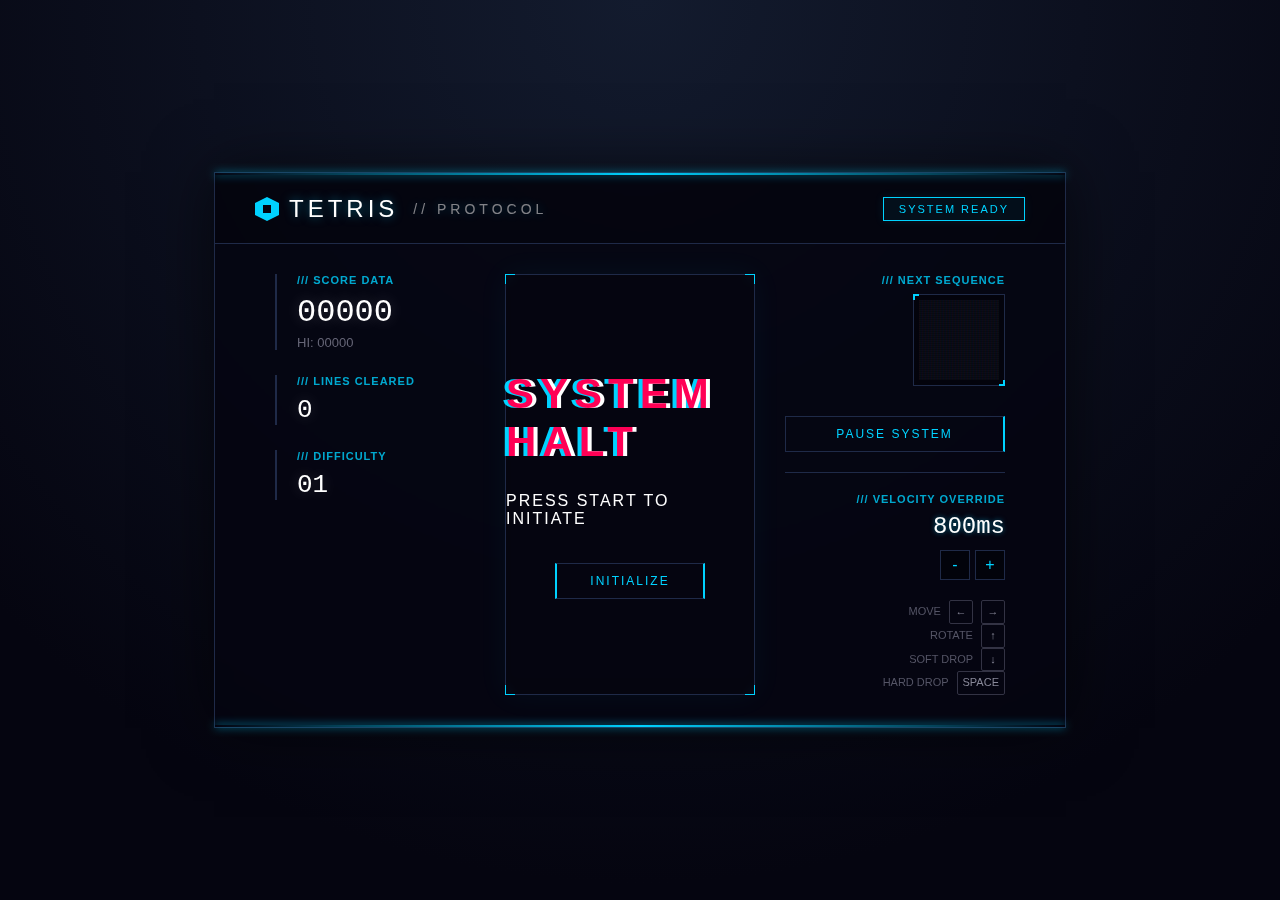
<file: rlsfk.html>
<!DOCTYPE html>
<html lang="zh-CN">
<head>
    <meta charset="utf-8">
    <meta name="viewport" content="width=device-width, initial-scale=1.0">
    <title>俄罗斯方块</title>
    <style>
        /* --- 基础样式 --- */
        body {
            margin: 0;
            padding: 0;
            background-color: #050510;
            background-image: radial-gradient(circle at 50% 0%, #131b2e 0%, #050510 80%);
            font-family: 'Segoe UI', Roboto, Helvetica, Arial, sans-serif;
            color: #b0b0d0;
            height: 100vh;
            display: flex;
            justify-content: center;
            align-items: center;
            overflow: hidden;
            user-select: none;
        }

        /* 主容器 */
        #game-container {
            width: 850px; /* 稍微加宽以容纳新控件 */
            max-width: 95vw;
            border: 1px solid #1f2a48;
            background: rgba(5, 5, 16, 0.85);
            position: relative;
            box-shadow: 0 0 60px rgba(0, 0, 0, 0.6);
            display: flex;
            flex-direction: column;
            backdrop-filter: blur(8px);
        }

        /* 装饰线条 */
        .deco-line {
            height: 2px;
            width: 100%;
            background: linear-gradient(90deg, transparent, #00d2ff, transparent);
            box-shadow: 0 0 8px #00d2ff;
        }

        /* 头部 */
        header {
            padding: 20px 40px;
            display: flex;
            justify-content: space-between;
            align-items: center;
            border-bottom: 1px solid #1f2a48;
            background: rgba(0,0,0,0.2);
        }

        h1 {
            color: #fff;
            margin: 0;
            font-weight: 300;
            letter-spacing: 4px;
            font-size: 24px;
            text-shadow: 0 0 10px rgba(0, 210, 255, 0.5);
            display: flex;
            align-items: center;
            gap: 10px;
        }

        .status-badge {
            color: #00d2ff;
            font-size: 11px;
            text-transform: uppercase;
            border: 1px solid #00d2ff;
            padding: 5px 15px;
            letter-spacing: 2px;
            background: rgba(0, 210, 255, 0.05);
            box-shadow: 0 0 10px rgba(0, 210, 255, 0.1);
        }

        /* 主体布局 */
        .main-content {
            display: flex;
            padding: 30px;
            gap: 30px;
            justify-content: center;
        }

        /* 侧边栏通用 */
        .sidebar {
            width: 200px;
            display: flex;
            flex-direction: column;
        }

        .data-panel {
            border-left: 2px solid #1f2a48;
            padding-left: 20px;
            margin-bottom: 25px;
            transition: border-color 0.3s;
        }
        
        .data-panel:hover {
            border-left-color: #00d2ff;
        }

        .panel-label {
            color: #00d2ff;
            font-size: 11px;
            font-weight: bold;
            margin-bottom: 8px;
            display: block;
            letter-spacing: 1px;
            opacity: 0.8;
        }

        .score-box {
            font-size: 32px;
            color: #fff;
            font-weight: 300;
            text-shadow: 0 0 15px rgba(255, 255, 255, 0.2);
            font-family: 'Courier New', monospace;
        }

        .sub-info {
            font-size: 13px;
            color: #667;
            margin-top: 4px;
        }

        /* 游戏画布容器 */
        .canvas-wrapper {
            position: relative;
            border: 1px solid #1f2a48;
            box-shadow: 0 0 30px rgba(0, 210, 255, 0.05);
            padding: 4px;
            background: #000;
        }

        .corner {
            position: absolute;
            width: 8px;
            height: 8px;
            border-color: #00d2ff;
            border-style: solid;
            transition: all 0.3s ease;
            z-index: 2;
        }
        .tl { top: -1px; left: -1px; border-width: 2px 0 0 2px; }
        .tr { top: -1px; right: -1px; border-width: 2px 2px 0 0; }
        .bl { bottom: -1px; left: -1px; border-width: 0 0 2px 2px; }
        .br { bottom: -1px; right: -1px; border-width: 0 2px 2px 0; }

        canvas {
            display: block;
            background-color: #080a15;
            background-image: 
                linear-gradient(rgba(18, 16, 16, 0) 50%, rgba(0, 0, 0, 0.25) 50%),
                linear-gradient(90deg, rgba(255, 0, 0, 0.06), rgba(0, 255, 0, 0.02), rgba(0, 0, 255, 0.06));
            background-size: 100% 2px, 3px 100%;
        }

        /* 右侧控件 */
        .controls-sidebar {
            width: 220px;
            text-align: right;
            display: flex;
            flex-direction: column;
        }

        .next-piece-container {
            width: 90px;
            height: 90px;
            border: 1px solid #1f2a48;
            margin-left: auto;
            margin-bottom: 25px;
            background: rgba(0, 0, 0, 0.3);
            display: flex;
            align-items: center;
            justify-content: center;
            position: relative;
        }

        /* 按钮与交互 */
        .btn {
            background: transparent;
            color: #00d2ff;
            border: 1px solid #1f2a48;
            border-right: 2px solid #00d2ff;
            padding: 10px 0;
            width: 100%;
            font-size: 12px;
            cursor: pointer;
            transition: all 0.2s;
            letter-spacing: 2px;
            font-family: inherit;
            margin-top: 5px;
            text-transform: uppercase;
            text-align: center;
        }

        .btn:hover {
            background: rgba(0, 210, 255, 0.1);
            border-color: #00d2ff;
            box-shadow: 0 0 15px rgba(0, 210, 255, 0.2);
        }

        .btn:active {
            transform: translateX(2px);
        }

        /* 速度控制面板 */
        .speed-control {
            margin: 20px 0;
            padding-top: 20px;
            border-top: 1px solid #1f2a48;
        }

        .speed-display {
            font-family: 'Courier New', monospace;
            font-size: 24px;
            color: #fff;
            margin: 5px 0 10px 0;
            text-shadow: 0 0 5px rgba(0, 210, 255, 0.5);
        }

        .speed-buttons {
            display: flex;
            gap: 5px;
            justify-content: flex-end;
        }

        .mini-btn {
            background: rgba(0,0,0,0.3);
            border: 1px solid #1f2a48;
            color: #00d2ff;
            width: 30px;
            height: 30px;
            cursor: pointer;
            font-size: 16px;
            display: flex;
            align-items: center;
            justify-content: center;
            transition: 0.2s;
        }
        
        .mini-btn:hover {
            background: #00d2ff;
            color: #000;
        }

        /* 键盘指南 */
        .key-guide {
            margin-top: auto;
            font-size: 11px;
            color: #556;
            line-height: 1.8;
            text-align: right;
        }
        .key {
            border: 1px solid #334;
            padding: 1px 5px;
            border-radius: 2px;
            color: #889;
            margin-left: 5px;
            display: inline-block;
            min-width: 12px;
            text-align: center;
        }

        /* 遮罩层 */
        #overlay {
            position: absolute;
            top: 0; left: 0; right: 0; bottom: 0;
            background: rgba(5, 5, 16, 0.92);
            display: flex;
            flex-direction: column;
            justify-content: center;
            align-items: center;
            z-index: 10;
            backdrop-filter: blur(5px);
        }

        .overlay-title {
            font-size: 42px;
            color: #ff0055;
            font-weight: bold;
            text-shadow: 4px 0 #fff, -4px 0 #00d2ff;
            letter-spacing: 6px;
            margin-bottom: 10px;
            animation: glitch 2s infinite;
        }

        @keyframes glitch {
            0% { text-shadow: 2px 0 #fff, -2px 0 #00d2ff; }
            2% { text-shadow: -2px 0 #fff, 2px 0 #00d2ff; transform: skewX(10deg); }
            4% { transform: skewX(0deg); }
            100% { text-shadow: 2px 0 #fff, -2px 0 #00d2ff; }
        }

        /* 响应式 */
        @media (max-width: 800px) {
            .main-content { flex-direction: column; align-items: center; padding: 15px; }
            .sidebar, .controls-sidebar { width: 100%; text-align: center; flex-direction: row; flex-wrap: wrap; justify-content: center; gap: 20px;}
            .data-panel, .speed-control { border: none; margin: 0; }
            .controls-sidebar { text-align: center; }
            .next-piece-container { margin: 0 auto; }
            #game-container { width: 100%; height: 100vh; border: none; }
            .speed-buttons { justify-content: center; }
            .key-guide { display: none; }
        }
    </style>
</head>
<body>

    <div id="game-container">
        
        <div class="deco-line"></div>

        <header>
            <h1>
                <!-- 六边形Logo -->
                <div style="width: 24px; height: 24px; background: #00d2ff; clip-path: polygon(50% 0%, 100% 25%, 100% 75%, 50% 100%, 0% 75%, 0% 25%); display: grid; place-items: center;">
                    <div style="width: 8px; height: 8px; background: #050510;"></div>
                </div>
                TETRIS <span style="font-size: 14px; opacity: 0.5; margin-left: 5px;">// PROTOCOL</span>
            </h1>
            <div class="status-badge" id="system-status">SYSTEM READY</div>
        </header>

        <div class="main-content">
            
            <!-- 左侧数据 -->
            <div class="sidebar">
                <div class="data-panel">
                    <span class="panel-label">/// SCORE DATA</span>
                    <div class="score-box" id="score">00000</div>
                    <div class="sub-info" id="high-score">HI: 00000</div>
                </div>

                <div class="data-panel">
                    <span class="panel-label">/// LINES CLEARED</span>
                    <div class="score-box" id="lines" style="font-size: 26px;">0</div>
                </div>
                
                <div class="data-panel">
                    <span class="panel-label">/// DIFFICULTY</span>
                    <div class="score-box" id="level" style="font-size: 26px;">01</div>
                </div>
            </div>

            <!-- 游戏画布 -->
            <div class="canvas-wrapper">
                <div class="corner tl"></div><div class="corner tr"></div>
                <div class="corner bl"></div><div class="corner br"></div>
                
                <canvas id="tetris" width="240" height="400"></canvas>

                <!-- 遮罩层 (Start / Game Over) -->
                <div id="overlay">
                    <div class="overlay-title" id="overlay-title">SYSTEM HALT</div>
                    <p style="color: #fff; margin-bottom: 30px; letter-spacing: 2px;" id="overlay-msg">PRESS START TO INITIATE</p>
                    <button class="btn" style="width: 150px; border-left: 2px solid #00d2ff;" onclick="startGame()">INITIALIZE</button>
                </div>
            </div>

            <!-- 右侧控制 -->
            <div class="controls-sidebar">
                <span class="panel-label">/// NEXT SEQUENCE</span>
                <div class="next-piece-container">
                    <div class="corner tl" style="width: 4px; height: 4px;"></div>
                    <div class="corner br" style="width: 4px; height: 4px;"></div>
                    <canvas id="next" width="80" height="80"></canvas>
                </div>

                <button class="btn" id="btn-pause" onclick="togglePause()">PAUSE SYSTEM</button>

                <!-- 新增：速度控制 -->
                <div class="speed-control">
                    <span class="panel-label">/// VELOCITY OVERRIDE</span>
                    <div class="speed-display" id="speed-val">800ms</div>
                    <div class="speed-buttons">
                        <button class="mini-btn" onclick="adjustSpeed(1)">-</button>
                        <button class="mini-btn" onclick="adjustSpeed(-1)">+</button>
                    </div>
                </div>

                <div class="key-guide">
                    <div>MOVE <span class="key">←</span> <span class="key">→</span></div>
                    <div>ROTATE <span class="key">↑</span></div>
                    <div>SOFT DROP <span class="key">↓</span></div>
                    <div>HARD DROP <span class="key">SPACE</span></div>
                </div>
            </div>
        </div>

        <div class="deco-line" style="margin-top: auto;"></div>
    </div>

    <script>
        // --- 系统配置 ---
        const canvas = document.getElementById('tetris');
        const context = canvas.getContext('2d');
        const nextCanvas = document.getElementById('next');
        const nextContext = nextCanvas.getContext('2d');

        context.scale(20, 20);
        nextContext.scale(20, 20);

        // Cyberpunk 霓虹配色
        const colors = [
            null,
            '#ff0055', // T - Red/Pink
            '#00d2ff', // I - Cyan
            '#aa00ff', // J - Purple
            '#ffff00', // O - Yellow
            '#ffaa00', // L - Orange
            '#00ff77', // S - Green
            '#0077ff', // Z - Blue
        ];

        // 游戏核心变量
        let dropCounter = 0;
        let lastTime = 0;
        let isPaused = true;
        let isGameOver = false;
        let animationId = null;
        
        // 速度设定 (毫秒)
        // 初始速度改为 800，更紧凑
        const speedLevels = [1000, 900, 800, 700, 600, 500, 400, 300, 200, 100]; 
        let currentSpeedIdx = 2; // 默认 800ms
        let dropInterval = speedLevels[currentSpeedIdx];

        const player = {
            pos: {x: 0, y: 0},
            matrix: null,
            next: null,
            score: 0,
            lines: 0,
            level: 1,
            highScore: 0,
        };

        const arena = createMatrix(12, 20);

        // --- 核心逻辑 ---

        function createMatrix(w, h) {
            const matrix = [];
            while (h--) {
                matrix.push(new Array(w).fill(0));
            }
            return matrix;
        }

        function createPiece(type) {
            if (type === 'I') {
                return [
                    [0, 1, 0, 0],
                    [0, 1, 0, 0],
                    [0, 1, 0, 0],
                    [0, 1, 0, 0],
                ];
            } else if (type === 'L') {
                return [
                    [0, 2, 0],
                    [0, 2, 0],
                    [0, 2, 2],
                ];
            } else if (type === 'J') {
                return [
                    [0, 3, 0],
                    [0, 3, 0],
                    [3, 3, 0],
                ];
            } else if (type === 'O') {
                return [
                    [4, 4],
                    [4, 4],
                ];
            } else if (type === 'Z') {
                return [
                    [5, 5, 0],
                    [0, 5, 5],
                    [0, 0, 0],
                ];
            } else if (type === 'S') {
                return [
                    [0, 6, 6],
                    [6, 6, 0],
                    [0, 0, 0],
                ];
            } else if (type === 'T') {
                return [
                    [0, 7, 0],
                    [7, 7, 7],
                    [0, 0, 0],
                ];
            }
        }

        // --- 绘图逻辑 ---

        function drawBlock(ctx, x, y, colorId, isGhost = false) {
            if (colorId === 0) return;
            const color = colors[colorId];
            
            if (isGhost) {
                ctx.strokeStyle = color;
                ctx.globalAlpha = 0.3;
                ctx.lineWidth = 0.05;
                ctx.strokeRect(x + 0.1, y + 0.1, 0.8, 0.8);
                ctx.globalAlpha = 1.0;
            } else {
                ctx.fillStyle = color;
                ctx.shadowBlur = 10;
                ctx.shadowColor = color;
                ctx.fillRect(x + 0.1, y + 0.1, 0.8, 0.8);
                
                // 内部高光
                ctx.fillStyle = 'rgba(255,255,255,0.4)';
                ctx.fillRect(x + 0.1, y + 0.1, 0.8, 0.2); 
                
                ctx.shadowBlur = 0;
            }
        }

        function drawGrid(ctx) {
            ctx.strokeStyle = 'rgba(31, 42, 72, 0.5)';
            ctx.lineWidth = 0.02;
            ctx.beginPath();
            for (let i = 0; i <= 12; i++) {
                ctx.moveTo(i, 0); ctx.lineTo(i, 20);
            }
            for (let i = 0; i <= 20; i++) {
                ctx.moveTo(0, i); ctx.lineTo(12, i);
            }
            ctx.stroke();
        }

        function draw() {
            // 清除
            context.fillStyle = '#080a15';
            context.fillRect(0, 0, canvas.width, canvas.height);
            drawGrid(context);

            drawMatrix(arena, {x: 0, y: 0}, context);

            if (!isPaused && !isGameOver && player.matrix) {
                // 绘制幽灵方块
                let ghostPos = { ...player.pos };
                while (!collide(arena, { ...player, pos: ghostPos })) {
                    ghostPos.y++;
                }
                ghostPos.y--; // 回退
                drawMatrix(player.matrix, ghostPos, context, true);

                // 绘制当前方块
                drawMatrix(player.matrix, player.pos, context);
            }
        }

        function drawMatrix(matrix, offset, ctx, isGhost = false) {
            matrix.forEach((row, y) => {
                row.forEach((value, x) => {
                    if (value !== 0) {
                        drawBlock(ctx, x + offset.x, y + offset.y, value, isGhost);
                    }
                });
            });
        }

        function drawNext() {
            nextContext.fillStyle = '#080a15'; // 也可以透明
            nextContext.clearRect(0, 0, nextCanvas.width, nextCanvas.height);
            if(player.next) {
                const offsetX = (4 - player.next[0].length) / 2;
                const offsetY = (4 - player.next.length) / 2;
                drawMatrix(player.next, {x: offsetX, y: offsetY}, nextContext);
            }
        }

        // --- 游戏逻辑 ---

        function merge(arena, player) {
            player.matrix.forEach((row, y) => {
                row.forEach((value, x) => {
                    if (value !== 0) {
                        // 安全检查：防止写入负数索引导致崩溃
                        if (y + player.pos.y >= 0 && y + player.pos.y < arena.length) {
                             arena[y + player.pos.y][x + player.pos.x] = value;
                        }
                    }
                });
            });
        }

        function rotate(matrix, dir) {
            for (let y = 0; y < matrix.length; ++y) {
                for (let x = 0; x < y; ++x) {
                    [matrix[x][y], matrix[y][x]] = [matrix[y][x], matrix[x][y]];
                }
            }
            if (dir > 0) matrix.forEach(row => row.reverse());
            else matrix.reverse();
        }

        function playerDrop() {
            player.pos.y++;
            if (collide(arena, player)) {
                player.pos.y--;
                merge(arena, player);
                playerReset();
                arenaSweep();
                updateScore();
            }
            dropCounter = 0;
        }

        // 修复后的硬降落：解决Bug
        function playerHardDrop() {
            if (isPaused || isGameOver) return;
            
            // 循环下落直到碰撞
            while (!collide(arena, player)) {
                player.pos.y++;
            }
            player.pos.y--; // 回退到有效位置

            merge(arena, player);
            playerReset();
            arenaSweep();
            updateScore();
            dropCounter = 0; // 重置计时器
        }

        function playerMove(offset) {
            player.pos.x += offset;
            if (collide(arena, player)) {
                player.pos.x -= offset;
            }
        }

        function playerReset() {
            if (player.next === null) {
                const pieces = 'ILJOTSZ';
                player.next = createPiece(pieces[pieces.length * Math.random() | 0]);
            }
            player.matrix = player.next;
            const pieces = 'ILJOTSZ';
            player.next = createPiece(pieces[pieces.length * Math.random() | 0]);
            drawNext();

            player.pos.y = 0;
            player.pos.x = (arena[0].length / 2 | 0) - (player.matrix[0].length / 2 | 0);

            // 如果生成即碰撞，Game Over
            if (collide(arena, player)) {
                gameOver();
            }
        }

        function playerRotate(dir) {
            const pos = player.pos.x;
            let offset = 1;
            rotate(player.matrix, dir);
            while (collide(arena, player)) {
                player.pos.x += offset;
                offset = -(offset + (offset > 0 ? 1 : -1));
                if (offset > player.matrix[0].length) {
                    rotate(player.matrix, -dir);
                    player.pos.x = pos;
                    return;
                }
            }
        }

        function collide(arena, player) {
            const m = player.matrix;
            const o = player.pos;
            for (let y = 0; y < m.length; ++y) {
                for (let x = 0; x < m[y].length; ++x) {
                    if (m[y][x] !== 0 &&
                       (arena[y + o.y] && arena[y + o.y][x + o.x]) !== 0) {
                        return true;
                    }
                }
            }
            return false;
        }

        function arenaSweep() {
            let rowCount = 0;
            outer: for (let y = arena.length - 1; y > 0; --y) {
                for (let x = 0; x < arena[y].length; ++x) {
                    if (arena[y][x] === 0) {
                        continue outer;
                    }
                }
                const row = arena.splice(y, 1)[0].fill(0);
                arena.unshift(row);
                ++y;
                rowCount++;
            }
            
            if (rowCount > 0) {
                const lineScores = [0, 100, 300, 500, 800];
                player.score += lineScores[rowCount] * player.level;
                player.lines += rowCount;
                player.level = Math.floor(player.lines / 10) + 1;
                
                // 如果当前速度是基于等级自动调整的（可选逻辑，这里我们优先手动控制或混合）
                // 简单起见，升级时不覆盖手动设置的速度，除非我们想做自动加速模式
            }
        }

        // --- 速度控制逻辑 ---
        
        function updateSpeedDisplay() {
            // 安全限制
            if (currentSpeedIdx < 0) currentSpeedIdx = 0;
            if (currentSpeedIdx >= speedLevels.length) currentSpeedIdx = speedLevels.length - 1;
            
            dropInterval = speedLevels[currentSpeedIdx];
            document.getElementById('speed-val').innerText = dropInterval + 'ms';
        }

        function adjustSpeed(delta) {
            // delta: 1 (faster/minus ms) or -1 (slower/plus ms)
            // 注意：数组越小速度越慢(ms越大)，所以逻辑要反一下
            // 用户点击 + (想变快): index++ (ms变小? 不，数组是倒序排列的吗？让我们看看 speedLevels)
            // speedLevels = [1000, 900, ..., 100]; index越大越快
            
            currentSpeedIdx += delta; // +1 变快 (index变大, ms变小)
            updateSpeedDisplay();
        }

        function updateScore() {
            document.getElementById('score').innerText = player.score.toString().padStart(5, '0');
            document.getElementById('lines').innerText = player.lines;
            document.getElementById('level').innerText = player.level.toString().padStart(2, '0');
            
            if (player.score > player.highScore) player.highScore = player.score;
            document.getElementById('high-score').innerText = 'HI: ' + player.highScore.toString().padStart(5, '0');
        }

        // --- 游戏流程控制 ---

        function gameOver() {
            isGameOver = true;
            document.getElementById('overlay').style.display = 'flex';
            document.getElementById('overlay-title').innerText = "FATAL ERROR";
            document.getElementById('overlay-title').classList.add("glitch-text");
            document.getElementById('overlay-msg').innerText = "CONNECTION TERMINATED // SCORE: " + player.score;
            document.getElementById('system-status').innerText = 'SYSTEM FAILURE';
            document.getElementById('system-status').style.borderColor = '#ff0055';
            document.getElementById('system-status').style.color = '#ff0055';
            document.getElementById('game-container').style.borderColor = '#ff0055';
        }

        function startGame() {
            arena.forEach(row => row.fill(0));
            player.score = 0;
            player.lines = 0;
            player.level = 1;
            player.matrix = null;
            player.next = null;
            
            updateScore();
            updateSpeedDisplay();

            isGameOver = false;
            isPaused = false;
            
            document.getElementById('overlay').style.display = 'none';
            document.getElementById('system-status').innerText = 'SYSTEM ACTIVE';
            document.getElementById('system-status').style.borderColor = '#00d2ff';
            document.getElementById('system-status').style.color = '#00d2ff';
            document.getElementById('game-container').style.borderColor = '#1f2a48';
            document.getElementById('btn-pause').innerText = "PAUSE SYSTEM";

            playerReset();
            if (!animationId) {
                update();
            }
        }

        function togglePause() {
            if (isGameOver) return; // 游戏结束时不能暂停，只能重开
            if (document.getElementById('overlay').style.display !== 'none' && !isPaused) return; // 初始状态

            isPaused = !isPaused;
            const btn = document.getElementById('btn-pause');
            const status = document.getElementById('system-status');
            
            if (isPaused) {
                btn.innerText = "RESUME";
                status.innerText = "STANDBY MODE";
                status.style.color = "#ffaa00";
                status.style.borderColor = "#ffaa00";
                // 不显示全屏遮罩，只变暗
                context.fillStyle = "rgba(0,0,0,0.5)";
                context.fillRect(0,0,canvas.width, canvas.height);
            } else {
                btn.innerText = "PAUSE SYSTEM";
                status.innerText = "SYSTEM ACTIVE";
                status.style.color = "#00d2ff";
                status.style.borderColor = "#00d2ff";
                update();
            }
        }

        function update(time = 0) {
            if (isPaused || isGameOver) {
                animationId = null; 
                return;
            }

            const deltaTime = time - lastTime;
            lastTime = time;

            dropCounter += deltaTime;
            if (dropCounter > dropInterval) {
                playerDrop();
            }

            draw();
            animationId = requestAnimationFrame(update);
        }

        // --- 事件监听 ---

        document.addEventListener('keydown', event => {
            if (isPaused || isGameOver) return;
            
            // 键位映射
            if (event.keyCode === 37) { // Left
                playerMove(-1);
            } else if (event.keyCode === 39) { // Right
                playerMove(1);
            } else if (event.keyCode === 40) { // Down
                playerDrop();
            } else if (event.keyCode === 38) { // Up
                playerRotate(1);
            } else if (event.keyCode === 32) { // Space
                // !!! 关键修复：阻止默认滚动行为 !!!
                event.preventDefault(); 
                playerHardDrop();
            }
        });

        // 初始化显示
        drawGrid(context);
        updateSpeedDisplay(); // 初始化速度显示

    </script>
</body>
</html>
</file>
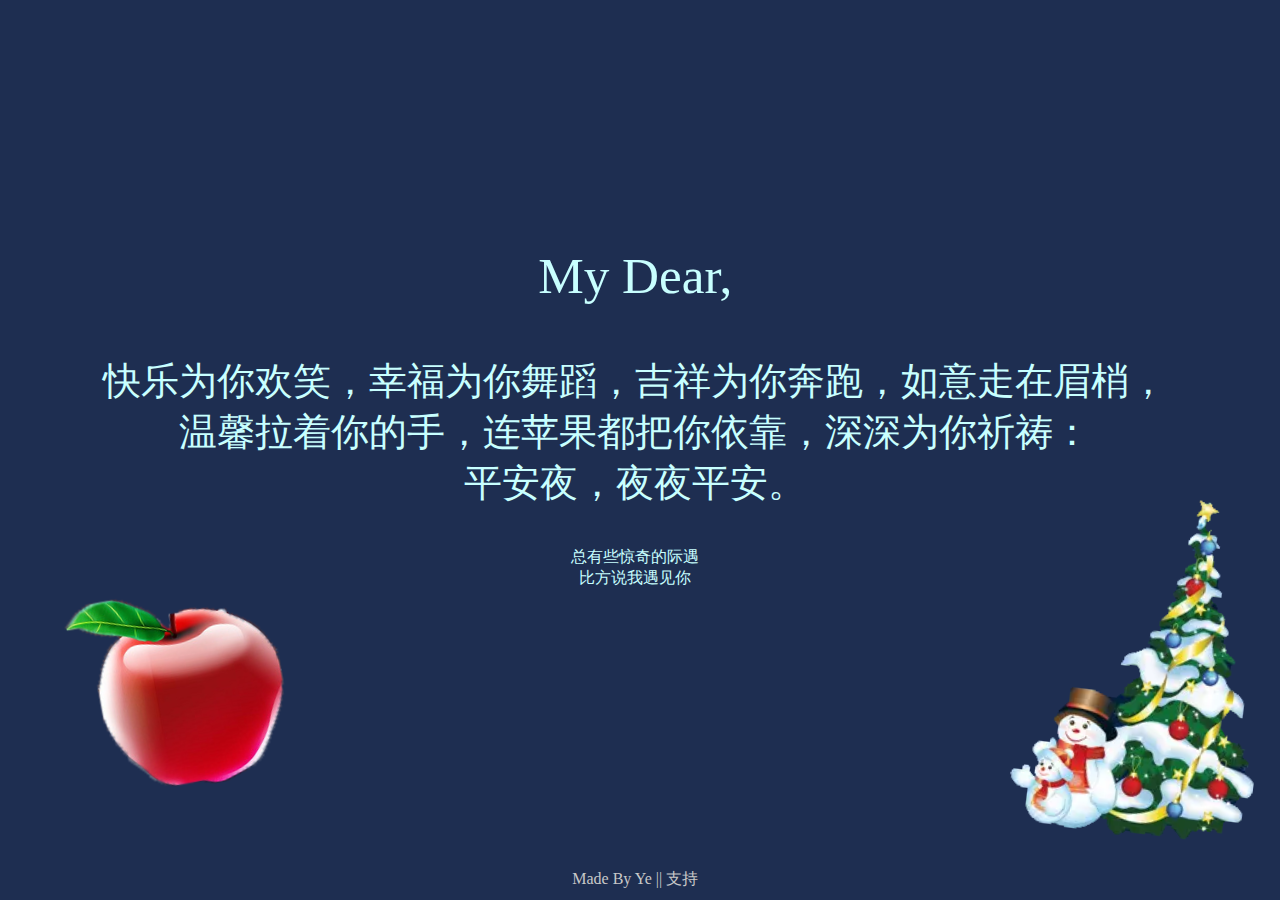
<file: blessing/ChristmasEve.html>
<!DOCTYPE html>
<html>
	<head>
		<meta charset="utf-8">
		<title>Merry Christmas Eve</title>
		<style type="text/css">
			body {
				background-color: rgb(30, 46, 81);
			}

			a {
				color: rgb(200, 200, 200);
				text-decoration: none;
			}

			div {
				text-align: center;
				position: absolute;
			}

			p {
				text-align: center;
				color: rgb(200, 255, 255);
			}

			#sign {
				text-align: center;
				width: 98%;
				bottom: 10px;
			}
			
			#word {
				width: 98%;
			}
			
			#applediv {
				transform: rotate(-10deg); 
			}
			
			#treediv {
				transform: rotate(7deg); 
			}
		</style>
		<script>
			window.onload = function() {
				var apple = document.getElementById('apple');
				var tree = document.getElementById('tree');
				var applediv = document.getElementById('applediv');
				var treediv = document.getElementById('treediv');
				var name = document.getElementById('name');
				var big = document.getElementById('big');
				var small = document.getElementById('small');
				var word = document.getElementById('word');
				var winW = window.innerWidth;
				var winH = window.innerHeight;

				name.style.fontSize = winW * 4 / 100 + "px";
				big.style.fontSize = winW * 3 / 100 + "px";
				small.style.fontSize = winW / 80 + "px";
				word.style.top = (winH - word.offsetHeight) / 2 - 50 + "px";
				
				var min = winH;
				if (winH > winW) {
					min = winW;
				}
				apple.style.width = min * 23 / 100 + "px";
				apple.style.width = min * 23 / 100 + "px";
				tree.style.width = min * 22 / 100 + "px";
				tree.style.width = min * 27 / 100 + "px";
				applediv.style.left = winW * 6 / 100 + "px";
				applediv.style.top = winH * 65 / 100 + "px";
				treediv.style.left = winW * 80 / 100 + "px";
				treediv.style.top = winH * 55 / 100 + "px";
			}
		</script>
	</head>
	<body>
		<div id="applediv">
			<img id="apple" src="[data-uri]" />
		</div>
		<div id = "treediv">
			<img id="tree" src="[data-uri]" />
		</div>
		<div id="word">
			<p id="name">
				My Dear,
			</p>
			<p id="big">
				快乐为你欢笑，幸福为你舞蹈，吉祥为你奔跑，如意走在眉梢，<br/>温馨拉着你的手，连苹果都把你依靠，深深为你祈祷：<br/>平安夜，夜夜平安。
			</p>
			<p id="small">
				总有些惊奇的际遇<br />比方说我遇见你
			</p>
		</div>
		<div id="sign">
			<a href="mailto:mail@henryye.cn">Made By Ye |</a><a href="support.png">| 支持</a>
		</div>
	</body>
</html>
</file>
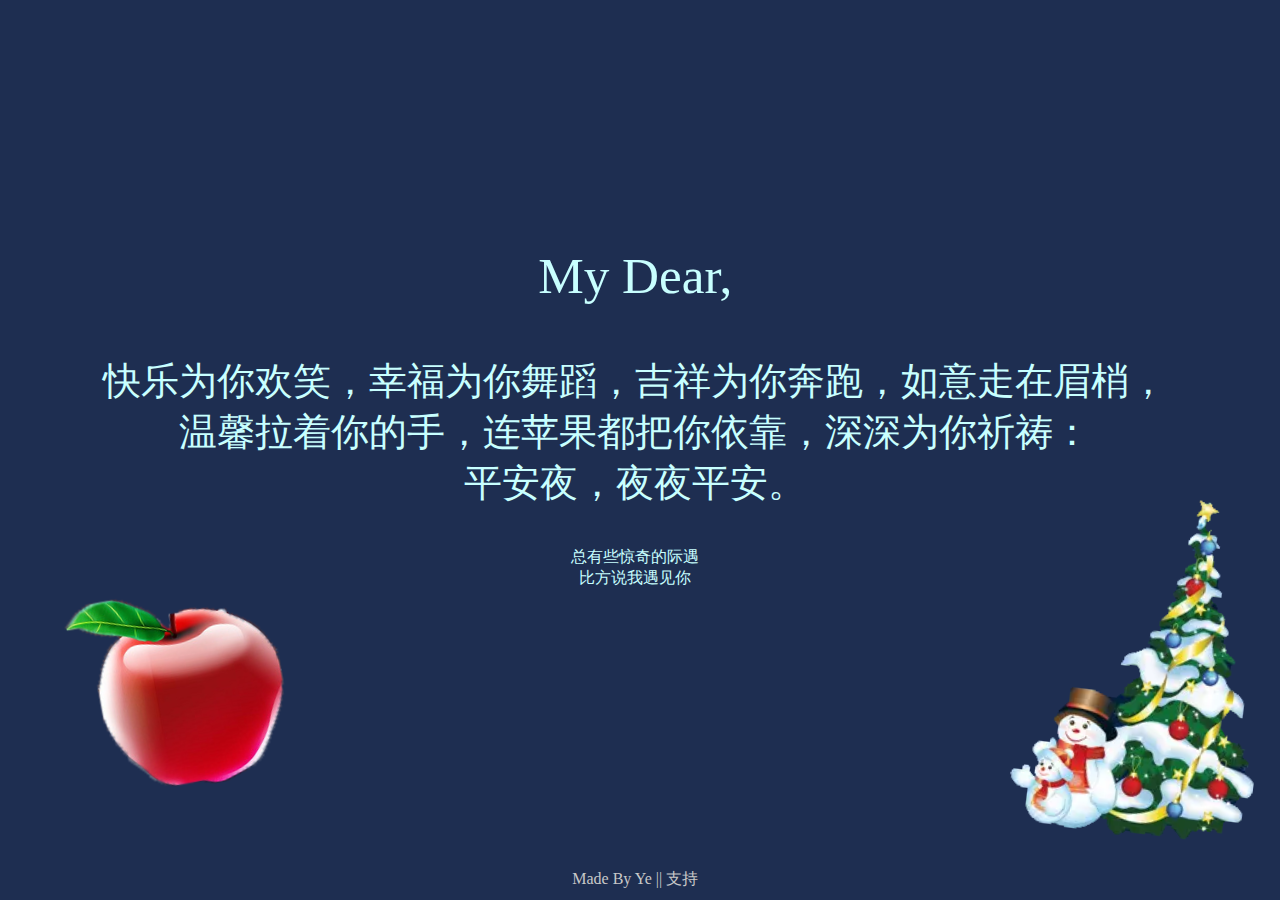
<file: wishes/ChristmasEve.html>
<!DOCTYPE html>
<html>
	<head>
		<meta charset="utf-8">
		<title>Merry Christmas Eve</title>
		<style type="text/css">
			body {
				background-color: rgb(30, 46, 81);
			}

			a {
				color: rgb(200, 200, 200);
				text-decoration: none;
			}

			div {
				text-align: center;
				position: absolute;
			}

			p {
				text-align: center;
				color: rgb(200, 255, 255);
			}

			#sign {
				text-align: center;
				width: 98%;
				bottom: 10px;
			}
			
			#word {
				width: 98%;
			}
			
			#applediv {
				transform: rotate(-10deg); 
			}
			
			#treediv {
				transform: rotate(7deg); 
			}
		</style>
		<script>
			window.onload = function() {
				var apple = document.getElementById('apple');
				var tree = document.getElementById('tree');
				var applediv = document.getElementById('applediv');
				var treediv = document.getElementById('treediv');
				var name = document.getElementById('name');
				var big = document.getElementById('big');
				var small = document.getElementById('small');
				var word = document.getElementById('word');
				var winW = window.innerWidth;
				var winH = window.innerHeight;

				name.style.fontSize = winW * 4 / 100 + "px";
				big.style.fontSize = winW * 3 / 100 + "px";
				small.style.fontSize = winW / 80 + "px";
				word.style.top = (winH - word.offsetHeight) / 2 - 50 + "px";
				
				var min = winH;
				if (winH > winW) {
					min = winW;
				}
				apple.style.width = min * 23 / 100 + "px";
				apple.style.width = min * 23 / 100 + "px";
				tree.style.width = min * 22 / 100 + "px";
				tree.style.width = min * 27 / 100 + "px";
				applediv.style.left = winW * 6 / 100 + "px";
				applediv.style.top = winH * 65 / 100 + "px";
				treediv.style.left = winW * 80 / 100 + "px";
				treediv.style.top = winH * 55 / 100 + "px";
			}
		</script>
	</head>
	<body>
		<div id="applediv">
			<img id="apple" src="[data-uri]" />
		</div>
		<div id = "treediv">
			<img id="tree" src="[data-uri]" />
		</div>
		<div id="word">
			<p id="name">
				My Dear,
			</p>
			<p id="big">
				快乐为你欢笑，幸福为你舞蹈，吉祥为你奔跑，如意走在眉梢，<br/>温馨拉着你的手，连苹果都把你依靠，深深为你祈祷：<br/>平安夜，夜夜平安。
			</p>
			<p id="small">
				总有些惊奇的际遇<br />比方说我遇见你
			</p>
		</div>
		<div id="sign">
			<a href="mailto:mail@henryye.cn">Made By Ye |</a><a href="support.png">| 支持</a>
		</div>
	</body>
</html>
</file>
